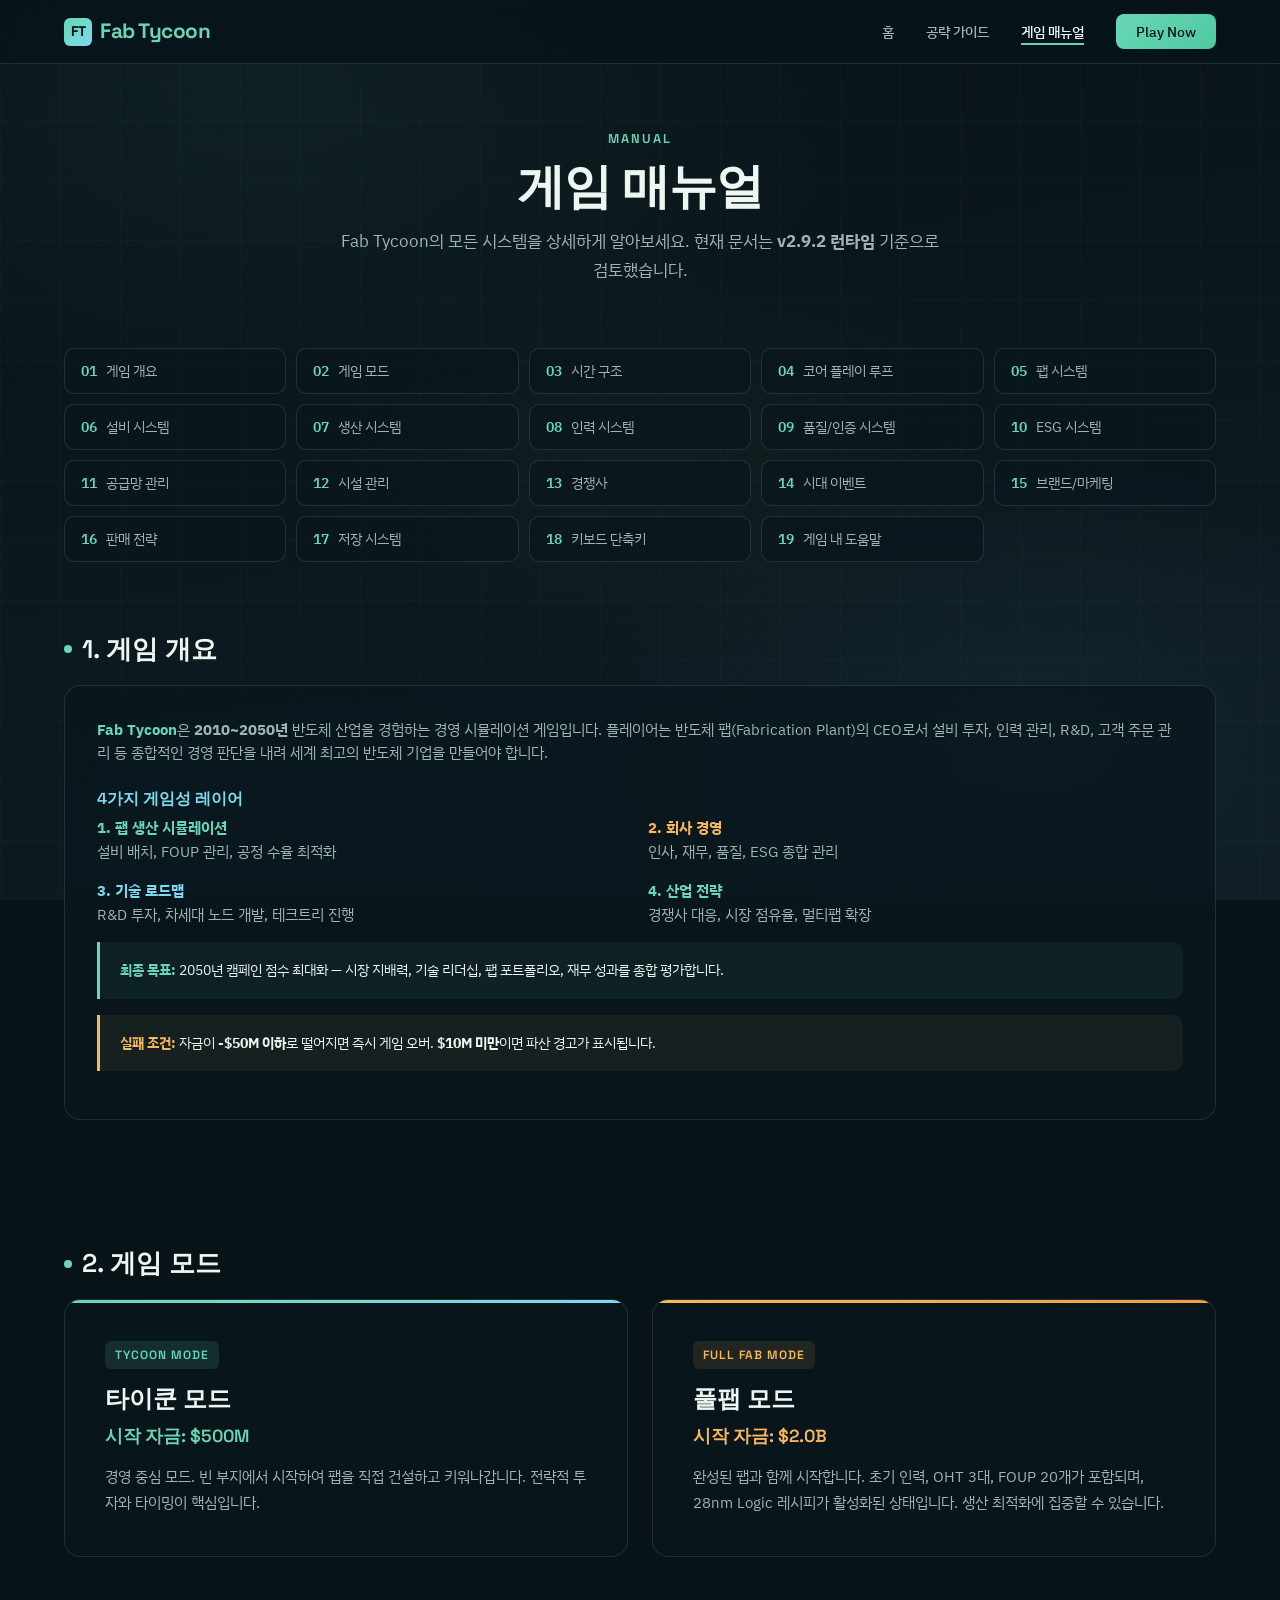
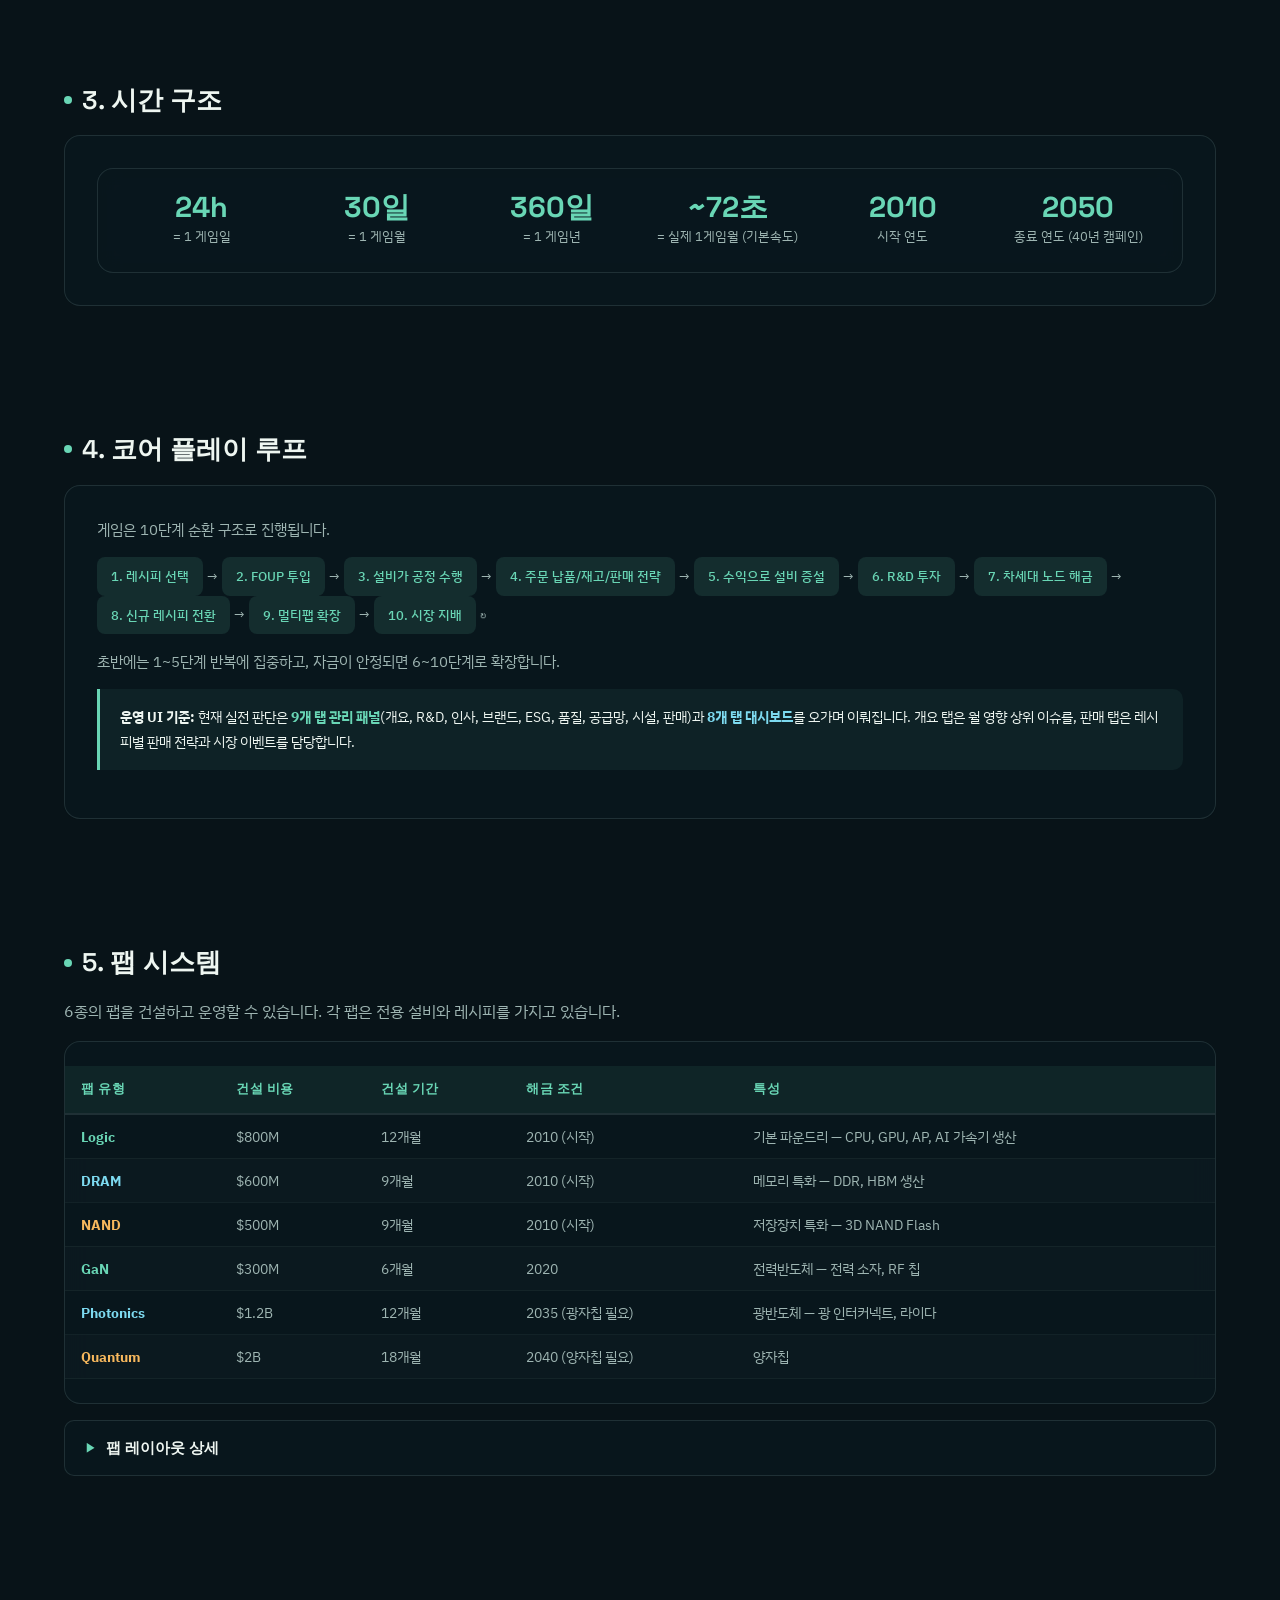
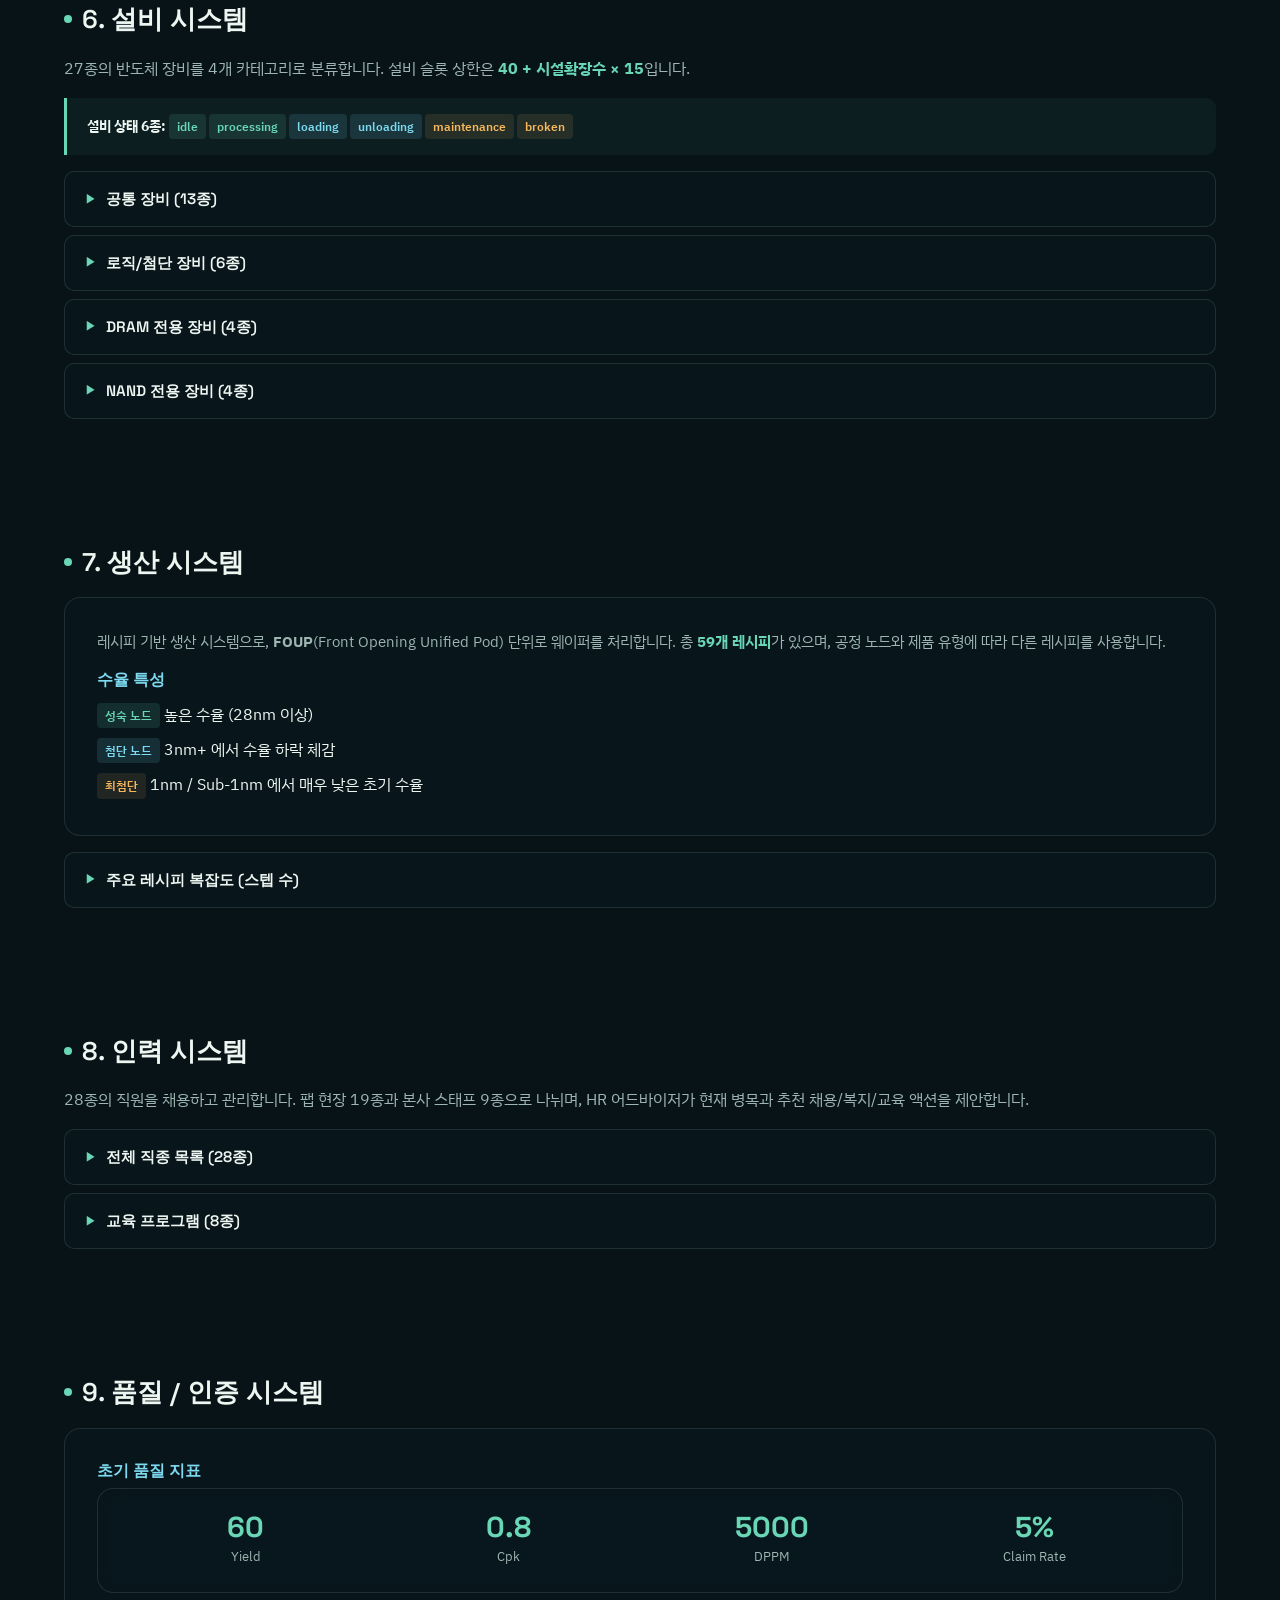
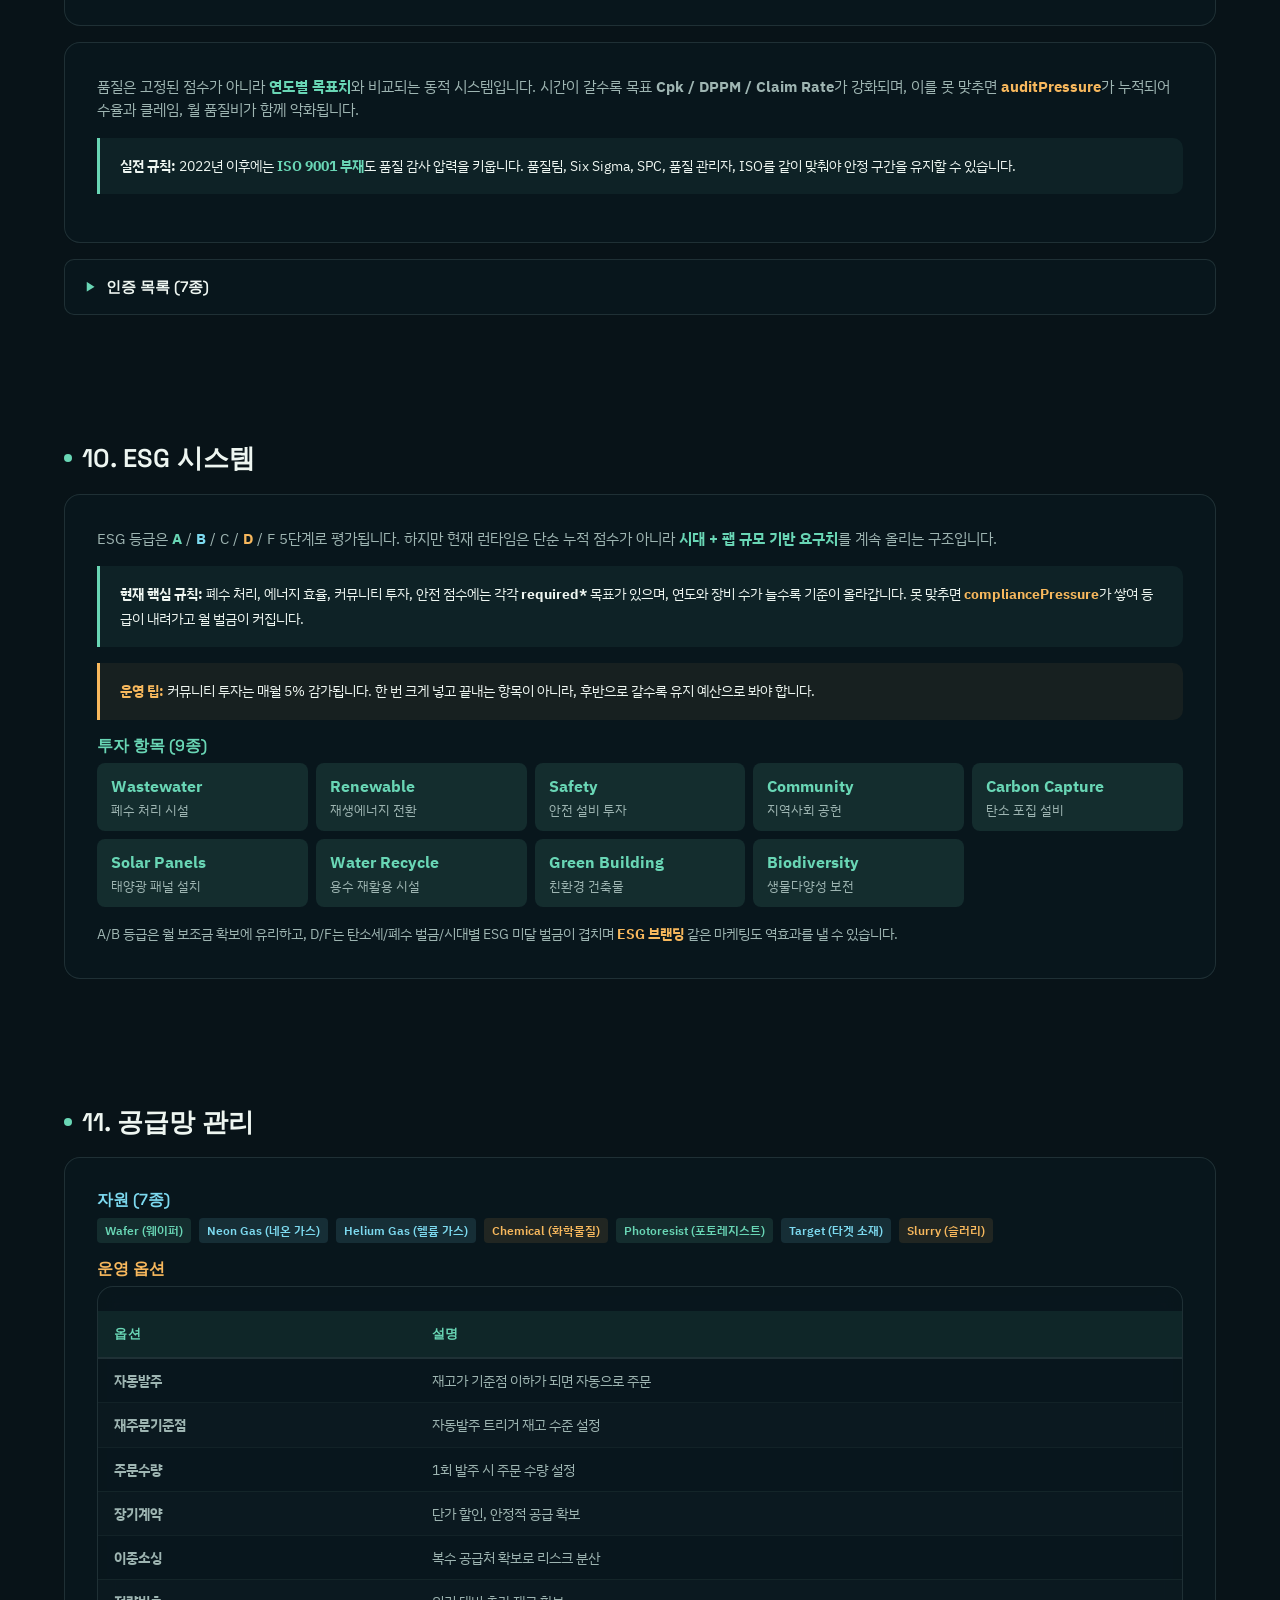
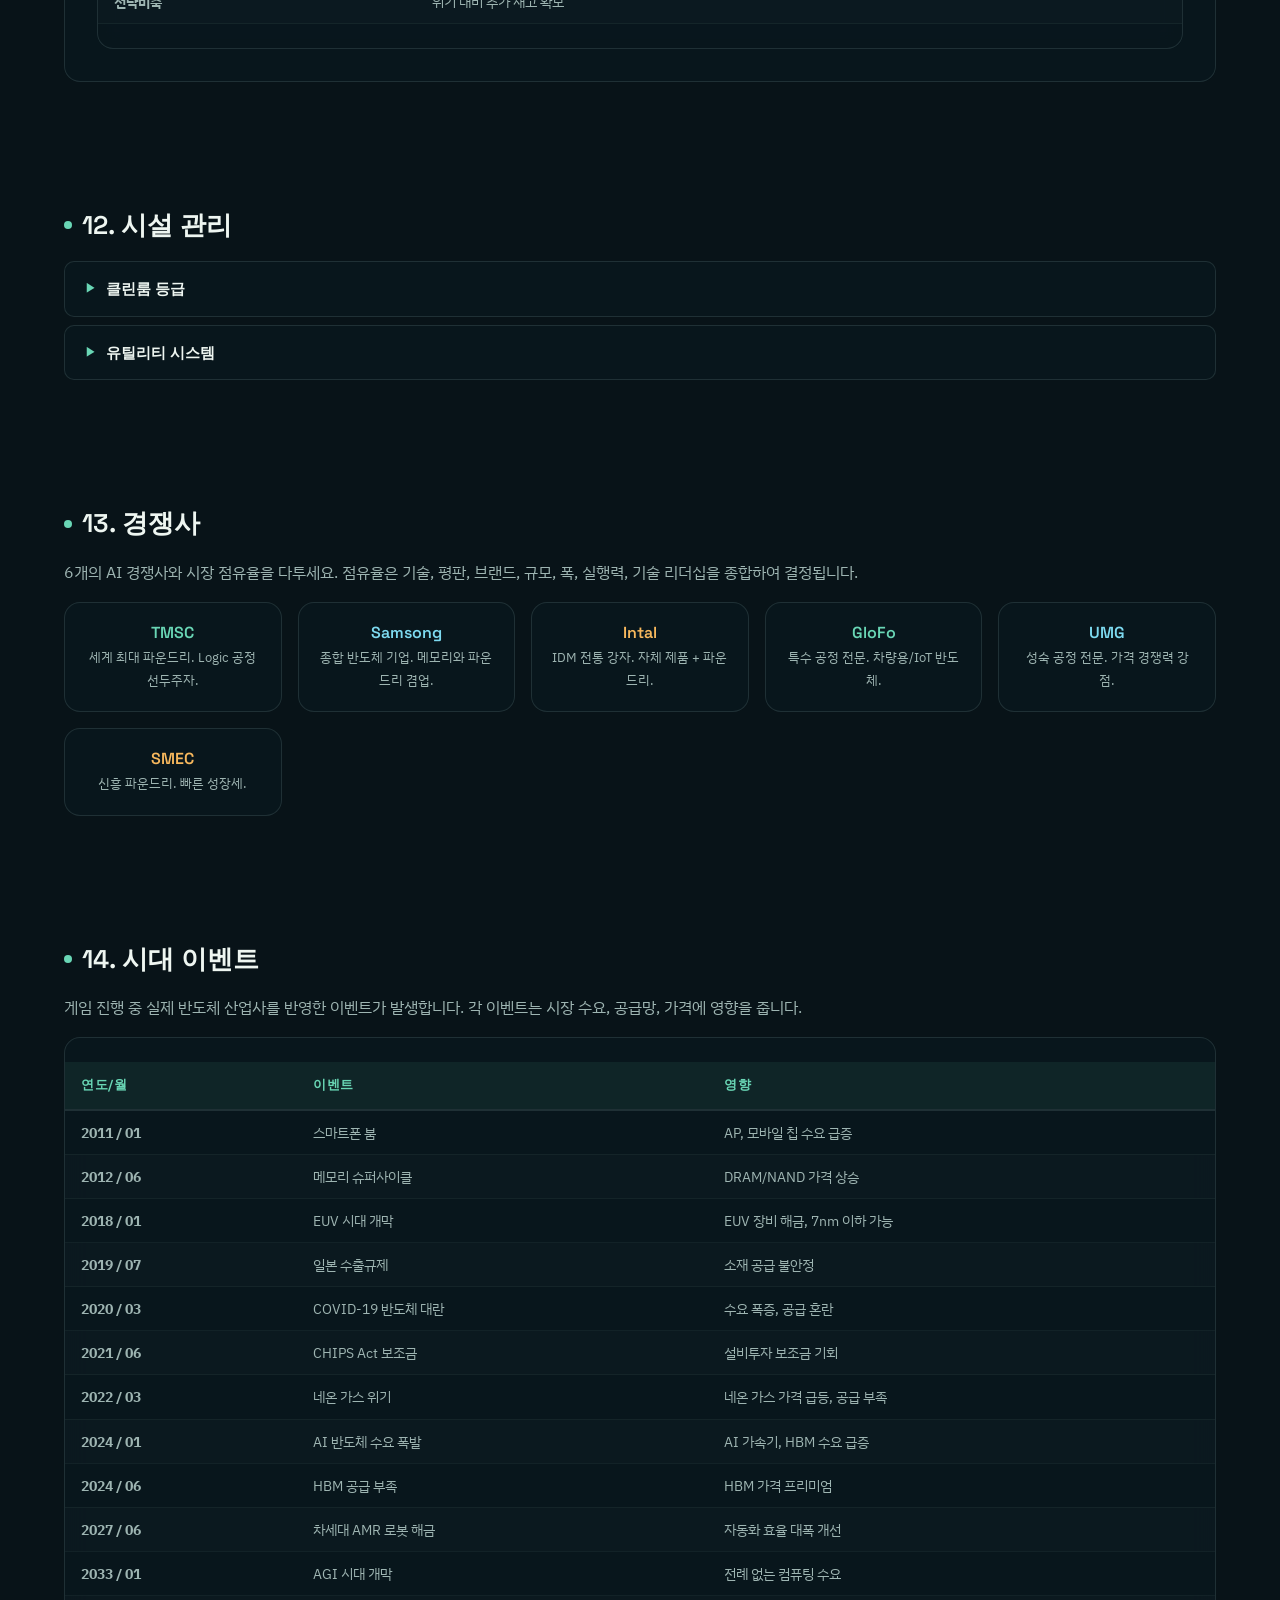
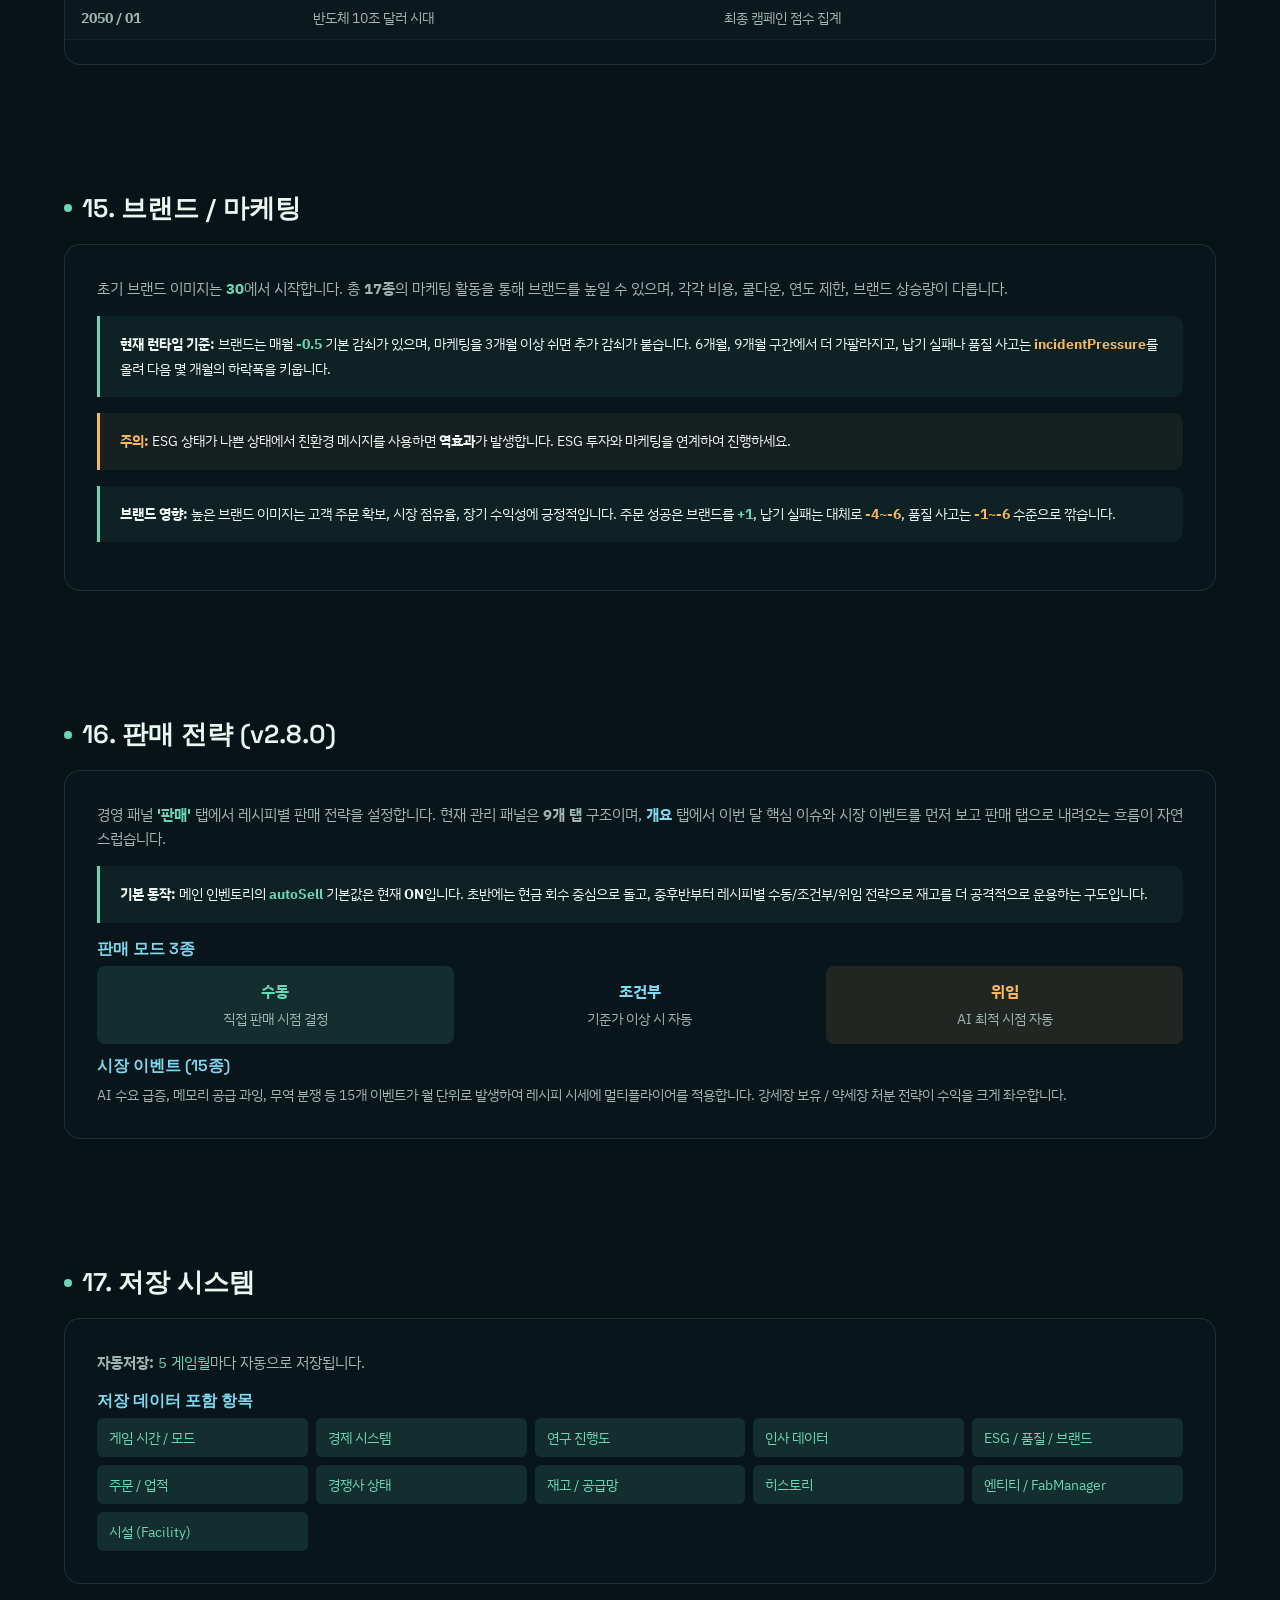
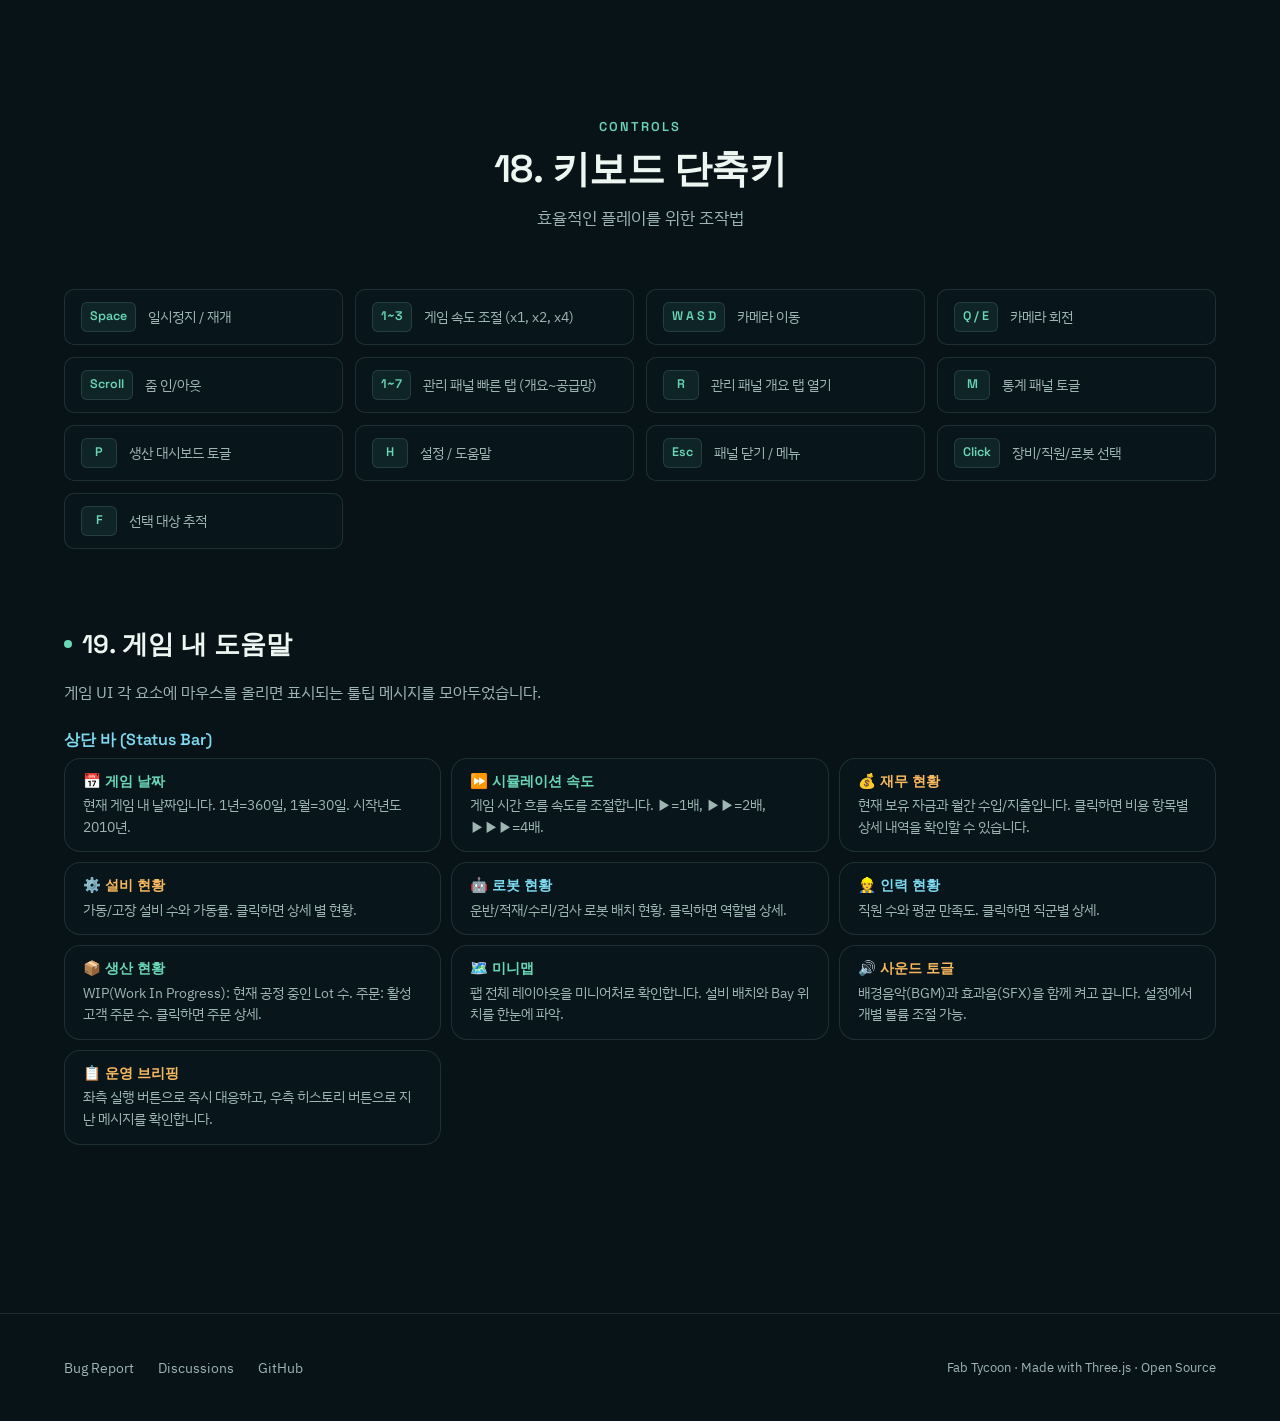
<file: manual.html>
<!DOCTYPE html>
<html lang="ko">
<head>
  <meta charset="UTF-8">
  <meta name="viewport" content="width=device-width, initial-scale=1.0">
  <title>게임 매뉴얼 — Fab Tycoon</title>
  <meta name="description" content="Fab Tycoon 게임 매뉴얼. 팹 시스템, 설비, 생산, 인력, 품질, ESG, 공급망, 경쟁사, 시대 이벤트 등 모든 시스템 상세 설명.">
  <link rel="stylesheet" href="assets/style.css">
  <link rel="icon" href="data:image/svg+xml,<svg xmlns='http://www.w3.org/2000/svg' viewBox='0 0 100 100'><text y='80' font-size='80'>🏭</text></svg>">
  <style>
    details { margin-bottom: 8px; }
    details summary {
      cursor: pointer;
      padding: 14px 20px;
      background: var(--panel);
      border: 1px solid var(--border);
      border-radius: var(--radius-sm);
      font-family: 'Space Grotesk', sans-serif;
      font-weight: 600;
      font-size: 0.95rem;
      color: var(--text-bright);
      transition: all var(--transition);
      list-style: none;
      display: flex;
      align-items: center;
      gap: 10px;
    }
    details summary::-webkit-details-marker { display: none; }
    details summary::before {
      content: '\25B6';
      font-size: 0.7rem;
      color: var(--mint);
      transition: transform var(--transition);
      flex-shrink: 0;
    }
    details[open] summary::before { transform: rotate(90deg); }
    details summary:hover { border-color: var(--border-hover); background: rgba(105,214,181,0.04); }
    details .details-body {
      padding: 20px 24px;
      color: var(--text-muted);
      font-size: 0.9rem;
      line-height: 1.8;
      border: 1px solid var(--border);
      border-top: none;
      border-radius: 0 0 var(--radius-sm) var(--radius-sm);
      background: var(--panel);
    }
    .manual-toc {
      display: grid;
      grid-template-columns: repeat(auto-fill, minmax(220px, 1fr));
      gap: 10px;
      margin: 24px 0 48px;
    }
    .manual-toc a {
      display: block;
      padding: 10px 16px;
      background: var(--panel);
      border: 1px solid var(--border);
      border-radius: var(--radius-sm);
      font-size: 0.88rem;
      color: var(--text-muted);
      transition: all var(--transition);
    }
    .manual-toc a:hover {
      border-color: var(--border-hover);
      color: var(--mint);
      background: rgba(105,214,181,0.04);
    }
    .manual-toc a span { color: var(--mint); font-weight: 600; margin-right: 6px; }
    .loop-steps {
      display: flex;
      flex-wrap: wrap;
      gap: 0;
      align-items: center;
      margin: 16px 0;
    }
    .loop-step {
      padding: 8px 14px;
      background: var(--glow-mint);
      border-radius: 8px;
      font-size: 0.82rem;
      color: var(--mint);
      font-weight: 500;
      white-space: nowrap;
    }
    .loop-arrow { color: var(--text-muted); padding: 0 4px; font-size: 0.8rem; }
    .badge-mint {
      display: inline-block;
      padding: 2px 8px;
      background: var(--glow-mint);
      color: var(--mint);
      border-radius: 4px;
      font-size: 0.78rem;
      font-weight: 600;
    }
    .badge-amber {
      display: inline-block;
      padding: 2px 8px;
      background: var(--glow-amber);
      color: var(--amber);
      border-radius: 4px;
      font-size: 0.78rem;
      font-weight: 600;
    }
    .badge-cyan {
      display: inline-block;
      padding: 2px 8px;
      background: rgba(125,218,240,0.12);
      color: var(--cyan);
      border-radius: 4px;
      font-size: 0.78rem;
      font-weight: 600;
    }
    .info-box {
      padding: 16px 20px;
      border-left: 3px solid var(--mint);
      background: rgba(105,214,181,0.06);
      border-radius: 0 var(--radius-sm) var(--radius-sm) 0;
      margin: 16px 0;
      font-size: 0.9rem;
    }
    .warn-box {
      padding: 16px 20px;
      border-left: 3px solid var(--amber);
      background: rgba(247,184,93,0.06);
      border-radius: 0 var(--radius-sm) var(--radius-sm) 0;
      margin: 16px 0;
      font-size: 0.9rem;
    }
    .section-divider {
      border: none;
      border-top: 1px solid var(--border);
      margin: 64px 0;
    }
  </style>
</head>
<body>

  <!-- Navigation -->
  <nav class="nav">
    <div class="container">
      <a href="index.html" class="nav-logo">
        <span class="logo-icon">FT</span>
        Fab Tycoon
      </a>
      <ul class="nav-links" id="navLinks">
        <li><a href="index.html">홈</a></li>
        <li><a href="guide.html">공략 가이드</a></li>
        <li><a href="manual.html" class="active">게임 매뉴얼</a></li>
        <li><a href="https://declue.github.io/fab-tycoon/" class="nav-cta" target="_blank">Play Now</a></li>
      </ul>
      <button class="nav-toggle" id="navToggle" aria-label="메뉴 열기">&#9776;</button>
    </div>
  </nav>

  <!-- Page Header -->
  <div class="page-header">
    <div class="container fade-in">
      <span class="section-label">Manual</span>
      <h1>게임 매뉴얼</h1>
      <p>Fab Tycoon의 모든 시스템을 상세하게 알아보세요. 현재 문서는 <strong>v2.9.2 런타임</strong> 기준으로 검토했습니다.</p>
    </div>
  </div>

  <!-- Table of Contents -->
  <section class="section" style="padding-top: 0; padding-bottom: 0;">
    <div class="container fade-in">
      <div class="manual-toc">
        <a href="#overview"><span>01</span> 게임 개요</a>
        <a href="#modes"><span>02</span> 게임 모드</a>
        <a href="#time"><span>03</span> 시간 구조</a>
        <a href="#core-loop"><span>04</span> 코어 플레이 루프</a>
        <a href="#fab"><span>05</span> 팹 시스템</a>
        <a href="#equipment"><span>06</span> 설비 시스템</a>
        <a href="#production"><span>07</span> 생산 시스템</a>
        <a href="#workforce"><span>08</span> 인력 시스템</a>
        <a href="#quality"><span>09</span> 품질/인증 시스템</a>
        <a href="#esg"><span>10</span> ESG 시스템</a>
        <a href="#supply"><span>11</span> 공급망 관리</a>
        <a href="#facility"><span>12</span> 시설 관리</a>
        <a href="#competitors"><span>13</span> 경쟁사</a>
        <a href="#events"><span>14</span> 시대 이벤트</a>
        <a href="#brand"><span>15</span> 브랜드/마케팅</a>
        <a href="#sales"><span>16</span> 판매 전략</a>
        <a href="#save"><span>17</span> 저장 시스템</a>
        <a href="#controls"><span>18</span> 키보드 단축키</a>
        <a href="#tooltips"><span>19</span> 게임 내 도움말</a>
      </div>
    </div>
  </section>

  <!-- 1. Game Overview -->
  <section class="section" id="overview" style="padding-top: 24px;">
    <div class="container">
      <div class="manual-section fade-in">
        <h2><span class="sec-dot"></span> 1. 게임 개요</h2>
        <div class="card" style="cursor: default; transform: none;">
          <p>
            <strong class="text-mint">Fab Tycoon</strong>은 <strong>2010~2050년</strong> 반도체 산업을 경험하는 경영 시뮬레이션 게임입니다.
            플레이어는 반도체 팹(Fabrication Plant)의 CEO로서 설비 투자, 인력 관리, R&D, 고객 주문 관리 등
            종합적인 경영 판단을 내려 세계 최고의 반도체 기업을 만들어야 합니다.
          </p>

          <h4 class="text-cyan mt-3 mb-1">4가지 게임성 레이어</h4>
          <div style="display: grid; grid-template-columns: 1fr 1fr; gap: 16px;">
            <div>
              <p><strong class="text-mint">1. 팹 생산 시뮬레이션</strong><br>
              <span class="text-muted">설비 배치, FOUP 관리, 공정 수율 최적화</span></p>
            </div>
            <div>
              <p><strong class="text-amber">2. 회사 경영</strong><br>
              <span class="text-muted">인사, 재무, 품질, ESG 종합 관리</span></p>
            </div>
            <div>
              <p><strong class="text-cyan">3. 기술 로드맵</strong><br>
              <span class="text-muted">R&D 투자, 차세대 노드 개발, 테크트리 진행</span></p>
            </div>
            <div>
              <p><strong class="text-mint">4. 산업 전략</strong><br>
              <span class="text-muted">경쟁사 대응, 시장 점유율, 멀티팹 확장</span></p>
            </div>
          </div>

          <div class="info-box mt-3">
            <strong class="text-mint">최종 목표:</strong> 2050년 캠페인 점수 최대화 &mdash; 시장 지배력, 기술 리더십, 팹 포트폴리오, 재무 성과를 종합 평가합니다.
          </div>

          <div class="warn-box">
            <strong class="text-amber">실패 조건:</strong> 자금이 <strong>-$50M 이하</strong>로 떨어지면 즉시 게임 오버. <strong>$10M 미만</strong>이면 파산 경고가 표시됩니다.
          </div>
        </div>
      </div>
    </div>
  </section>

  <!-- 2. Game Modes -->
  <section class="section" id="modes" style="padding-top: 0;">
    <div class="container">
      <div class="manual-section fade-in">
        <h2><span class="sec-dot"></span> 2. 게임 모드</h2>
        <div class="modes-grid">
          <div class="mode-card tycoon">
            <span class="mode-tag">Tycoon Mode</span>
            <h3>타이쿤 모드</h3>
            <p class="mode-money">시작 자금: $500M</p>
            <p>경영 중심 모드. 빈 부지에서 시작하여 팹을 직접 건설하고 키워나갑니다. 전략적 투자와 타이밍이 핵심입니다.</p>
          </div>
          <div class="mode-card fullfab">
            <span class="mode-tag">Full Fab Mode</span>
            <h3>풀팹 모드</h3>
            <p class="mode-money">시작 자금: $2.0B</p>
            <p>완성된 팹과 함께 시작합니다. 초기 인력, OHT 3대, FOUP 20개가 포함되며, 28nm Logic 레시피가 활성화된 상태입니다. 생산 최적화에 집중할 수 있습니다.</p>
          </div>
        </div>
      </div>
    </div>
  </section>

  <!-- 3. Time Structure -->
  <section class="section" id="time" style="padding-top: 0;">
    <div class="container">
      <div class="manual-section fade-in">
        <h2><span class="sec-dot"></span> 3. 시간 구조</h2>
        <div class="card" style="cursor: default; transform: none;">
          <div class="stats-bar" style="margin-bottom: 0;">
            <div class="stat-item">
              <div class="stat-value">24h</div>
              <div class="stat-label">= 1 게임일</div>
            </div>
            <div class="stat-item">
              <div class="stat-value">30일</div>
              <div class="stat-label">= 1 게임월</div>
            </div>
            <div class="stat-item">
              <div class="stat-value">360일</div>
              <div class="stat-label">= 1 게임년</div>
            </div>
            <div class="stat-item">
              <div class="stat-value">~72초</div>
              <div class="stat-label">= 실제 1게임월 (기본속도)</div>
            </div>
            <div class="stat-item">
              <div class="stat-value">2010</div>
              <div class="stat-label">시작 연도</div>
            </div>
            <div class="stat-item">
              <div class="stat-value">2050</div>
              <div class="stat-label">종료 연도 (40년 캠페인)</div>
            </div>
          </div>
        </div>
      </div>
    </div>
  </section>

  <!-- 4. Core Play Loop -->
  <section class="section" id="core-loop" style="padding-top: 0;">
    <div class="container">
      <div class="manual-section fade-in">
        <h2><span class="sec-dot"></span> 4. 코어 플레이 루프</h2>
        <div class="card" style="cursor: default; transform: none;">
          <p class="mb-2">게임은 10단계 순환 구조로 진행됩니다.</p>
          <div class="loop-steps">
            <span class="loop-step">1. 레시피 선택</span><span class="loop-arrow">&rarr;</span>
            <span class="loop-step">2. FOUP 투입</span><span class="loop-arrow">&rarr;</span>
            <span class="loop-step">3. 설비가 공정 수행</span><span class="loop-arrow">&rarr;</span>
            <span class="loop-step">4. 주문 납품/재고/판매 전략</span><span class="loop-arrow">&rarr;</span>
            <span class="loop-step">5. 수익으로 설비 증설</span><span class="loop-arrow">&rarr;</span>
            <span class="loop-step">6. R&D 투자</span><span class="loop-arrow">&rarr;</span>
            <span class="loop-step">7. 차세대 노드 해금</span><span class="loop-arrow">&rarr;</span>
            <span class="loop-step">8. 신규 레시피 전환</span><span class="loop-arrow">&rarr;</span>
            <span class="loop-step">9. 멀티팹 확장</span><span class="loop-arrow">&rarr;</span>
            <span class="loop-step">10. 시장 지배</span><span class="loop-arrow">&#x21BB;</span>
          </div>
          <p class="text-muted mt-2">초반에는 1~5단계 반복에 집중하고, 자금이 안정되면 6~10단계로 확장합니다.</p>
          <div class="info-box">
            <strong>운영 UI 기준:</strong> 현재 실전 판단은 <strong class="text-mint">9개 탭 관리 패널</strong>(개요, R&amp;D, 인사, 브랜드, ESG, 품질, 공급망, 시설, 판매)과 <strong class="text-cyan">8개 탭 대시보드</strong>를 오가며 이뤄집니다. 개요 탭은 월 영향 상위 이슈를, 판매 탭은 레시피별 판매 전략과 시장 이벤트를 담당합니다.
          </div>
        </div>
      </div>
    </div>
  </section>

  <!-- 5. Fab System -->
  <section class="section" id="fab" style="padding-top: 0;">
    <div class="container">
      <div class="manual-section fade-in">
        <h2><span class="sec-dot"></span> 5. 팹 시스템</h2>
        <p class="text-muted mb-2">6종의 팹을 건설하고 운영할 수 있습니다. 각 팹은 전용 설비와 레시피를 가지고 있습니다.</p>

        <div class="table-wrap">
          <table class="data-table">
            <thead>
              <tr><th>팹 유형</th><th>건설 비용</th><th>건설 기간</th><th>해금 조건</th><th>특성</th></tr>
            </thead>
            <tbody>
              <tr><td><strong class="text-mint">Logic</strong></td><td>$800M</td><td>12개월</td><td>2010 (시작)</td><td>기본 파운드리 &mdash; CPU, GPU, AP, AI 가속기 생산</td></tr>
              <tr><td><strong class="text-cyan">DRAM</strong></td><td>$600M</td><td>9개월</td><td>2010 (시작)</td><td>메모리 특화 &mdash; DDR, HBM 생산</td></tr>
              <tr><td><strong class="text-amber">NAND</strong></td><td>$500M</td><td>9개월</td><td>2010 (시작)</td><td>저장장치 특화 &mdash; 3D NAND Flash</td></tr>
              <tr><td><strong class="text-mint">GaN</strong></td><td>$300M</td><td>6개월</td><td>2020</td><td>전력반도체 &mdash; 전력 소자, RF 칩</td></tr>
              <tr><td><strong class="text-cyan">Photonics</strong></td><td>$1.2B</td><td>12개월</td><td>2035 (광자칩 필요)</td><td>광반도체 &mdash; 광 인터커넥트, 라이다</td></tr>
              <tr><td><strong class="text-amber">Quantum</strong></td><td>$2B</td><td>18개월</td><td>2040 (양자칩 필요)</td><td>양자칩</td></tr>
            </tbody>
          </table>
        </div>

        <details class="mt-2">
          <summary>팹 레이아웃 상세</summary>
          <div class="details-body">
            <p>각 팹은 <strong>35 x 38 그리드</strong>로 구성되며, 7개의 구역으로 나뉩니다:</p>
            <div class="table-wrap mt-2">
              <table class="data-table">
                <thead>
                  <tr><th>구역</th><th>배치 장비</th></tr>
                </thead>
                <tbody>
                  <tr><td><strong class="text-mint">Diffusion Bay</strong></td><td>Diffusion Furnace, Wet Clean Station</td></tr>
                  <tr><td><strong class="text-cyan">Photo Bay</strong></td><td>Coater/Developer, Stepper/Scanner, EUV 장비</td></tr>
                  <tr><td><strong class="text-amber">Etch Bay</strong></td><td>Dry Etcher, HAR Etcher</td></tr>
                  <tr><td><strong class="text-mint">Implant/CVD Bay</strong></td><td>Ion Implanter, CVD Chamber, PVD/Sputter, ALD Chamber</td></tr>
                  <tr><td><strong class="text-cyan">CMP/Metrology Bay</strong></td><td>CMP Tool, Metrology Tool, E-beam Inspector</td></tr>
                  <tr><td><strong class="text-amber">Back-end Bay</strong></td><td>Dicing Saw, Wire Bonder, Mold Press, IC Tester, Laser Marker</td></tr>
                  <tr><td><strong class="text-mint">R&D Office</strong></td><td>연구 관련 시설 (연구원 배치)</td></tr>
                </tbody>
              </table>
            </div>
          </div>
        </details>
      </div>
    </div>
  </section>

  <!-- 6. Equipment System -->
  <section class="section" id="equipment" style="padding-top: 0;">
    <div class="container">
      <div class="manual-section fade-in">
        <h2><span class="sec-dot"></span> 6. 설비 시스템</h2>
        <p class="text-muted mb-2">27종의 반도체 장비를 4개 카테고리로 분류합니다. 설비 슬롯 상한은 <strong class="text-mint">40 + 시설확장수 &times; 15</strong>입니다.</p>

        <div class="info-box mb-2">
          <strong>설비 상태 6종:</strong>
          <span class="badge-mint">idle</span>
          <span class="badge-mint">processing</span>
          <span class="badge-cyan">loading</span>
          <span class="badge-cyan">unloading</span>
          <span class="badge-amber">maintenance</span>
          <span class="badge-amber">broken</span>
        </div>

        <!-- Common Equipment -->
        <details>
          <summary>공통 장비 (13종)</summary>
          <div class="details-body">
            <div class="table-wrap">
              <table class="data-table">
                <thead>
                  <tr><th>장비명</th><th>공정</th><th>비용</th></tr>
                </thead>
                <tbody>
                  <tr><td>Wet Clean Station</td><td>clean</td><td>$3M</td></tr>
                  <tr><td>Diffusion Furnace</td><td>oxidation</td><td>$8M</td></tr>
                  <tr><td>Coater/Developer</td><td>coat</td><td>$18M</td></tr>
                  <tr><td>Dry Etcher</td><td>etch</td><td>$18M</td></tr>
                  <tr><td>CVD Chamber</td><td>cvd</td><td>$12M</td></tr>
                  <tr><td>PVD/Sputter</td><td>pvd</td><td>$10M</td></tr>
                  <tr><td>CMP Tool</td><td>cmp</td><td>$15M</td></tr>
                  <tr><td>Metrology Tool</td><td>metrology</td><td>$8M</td></tr>
                  <tr><td>Dicing Saw</td><td>dicing</td><td>$4M</td></tr>
                  <tr><td>Wire Bonder</td><td>bonding</td><td>$3M</td></tr>
                  <tr><td>Mold Press</td><td>molding</td><td>$5M</td></tr>
                  <tr><td>IC Tester</td><td>test</td><td>$12M</td></tr>
                  <tr><td>Laser Marker</td><td>marking</td><td>$2M</td></tr>
                </tbody>
              </table>
            </div>
          </div>
        </details>

        <!-- Logic/Advanced Equipment -->
        <details>
          <summary>로직/첨단 장비 (6종)</summary>
          <div class="details-body">
            <div class="table-wrap">
              <table class="data-table">
                <thead>
                  <tr><th>장비명</th><th>공정</th><th>비용</th><th>해금 조건</th></tr>
                </thead>
                <tbody>
                  <tr><td>Stepper/Scanner</td><td>litho</td><td>$80M</td><td>기본</td></tr>
                  <tr><td>Ion Implanter</td><td>implant</td><td>$22M</td><td>기본</td></tr>
                  <tr><td><strong class="text-mint">EUV Stepper</strong></td><td>litho</td><td>$350M</td><td>7nm EUV 필요</td></tr>
                  <tr><td><strong class="text-cyan">High-NA EUV</strong></td><td>litho</td><td>$400M</td><td>3nm GAA 필요</td></tr>
                  <tr><td>ALD Chamber</td><td>ald</td><td>$18M</td><td>14nm FinFET 필요</td></tr>
                  <tr><td>E-beam Inspector</td><td>metrology</td><td>$25M</td><td>7nm EUV 필요</td></tr>
                </tbody>
              </table>
            </div>
          </div>
        </details>

        <!-- DRAM Equipment -->
        <details>
          <summary>DRAM 전용 장비 (4종)</summary>
          <div class="details-body">
            <div class="table-wrap">
              <table class="data-table">
                <thead>
                  <tr><th>장비명</th><th>공정</th><th>비용</th><th>해금 조건</th></tr>
                </thead>
                <tbody>
                  <tr><td>Capacitor Former</td><td>cap_form</td><td>$30M</td><td>기본</td></tr>
                  <tr><td>Cell Patterning Tool</td><td>cell_pat</td><td>$40M</td><td>기본</td></tr>
                  <tr><td>DRAM Tester</td><td>dram_test</td><td>$15M</td><td>기본</td></tr>
                  <tr><td><strong class="text-cyan">HBM TSV Bonder</strong></td><td>bonding</td><td>$30M</td><td>7nm EUV 필요</td></tr>
                </tbody>
              </table>
            </div>
          </div>
        </details>

        <!-- NAND Equipment -->
        <details>
          <summary>NAND 전용 장비 (4종)</summary>
          <div class="details-body">
            <div class="table-wrap">
              <table class="data-table">
                <thead>
                  <tr><th>장비명</th><th>공정</th><th>비용</th><th>해금 조건</th></tr>
                </thead>
                <tbody>
                  <tr><td>HAR Etcher</td><td>har_etch</td><td>$50M</td><td>기본</td></tr>
                  <tr><td>3D Stack Tool</td><td>stack</td><td>$60M</td><td>기본</td></tr>
                  <tr><td>NAND Tester</td><td>nand_test</td><td>$12M</td><td>기본</td></tr>
                  <tr><td><strong class="text-amber">Multi-Stack Tool</strong></td><td>stack</td><td>$50M</td><td>5nm 필요</td></tr>
                </tbody>
              </table>
            </div>
          </div>
        </details>
      </div>
    </div>
  </section>

  <!-- 7. Production System -->
  <section class="section" id="production" style="padding-top: 0;">
    <div class="container">
      <div class="manual-section fade-in">
        <h2><span class="sec-dot"></span> 7. 생산 시스템</h2>
        <div class="card" style="cursor: default; transform: none;">
          <p class="mb-2">
            레시피 기반 생산 시스템으로, <strong>FOUP</strong>(Front Opening Unified Pod) 단위로 웨이퍼를 처리합니다.
            총 <strong class="text-mint">59개 레시피</strong>가 있으며, 공정 노드와 제품 유형에 따라 다른 레시피를 사용합니다.
          </p>

          <h4 class="text-cyan mt-2 mb-1">수율 특성</h4>
          <ul style="list-style: none; padding: 0;">
            <li style="padding: 4px 0;"><span class="badge-mint">성숙 노드</span> 높은 수율 (28nm 이상)</li>
            <li style="padding: 4px 0;"><span class="badge-cyan">첨단 노드</span> 3nm+ 에서 수율 하락 체감</li>
            <li style="padding: 4px 0;"><span class="badge-amber">최첨단</span> 1nm / Sub-1nm 에서 매우 낮은 초기 수율</li>
          </ul>
        </div>

        <details class="mt-2">
          <summary>주요 레시피 복잡도 (스텝 수)</summary>
          <div class="details-body">
            <div class="table-wrap">
              <table class="data-table">
                <thead>
                  <tr><th>레시피</th><th>스텝 수</th><th>난이도</th></tr>
                </thead>
                <tbody>
                  <tr><td>28nm Logic</td><td>30</td><td><span class="badge-mint">보통</span></td></tr>
                  <tr><td>7nm Logic</td><td>34</td><td><span class="badge-cyan">높음</span></td></tr>
                  <tr><td>2nm Logic</td><td>35</td><td><span class="badge-cyan">높음</span></td></tr>
                  <tr><td>1nm AI Accelerator</td><td>42</td><td><span class="badge-amber">매우 높음</span></td></tr>
                  <tr><td>Sub-1nm AI</td><td>46</td><td><span class="badge-amber">극한</span></td></tr>
                  <tr><td>Quantum Chip</td><td>16</td><td><span class="badge-mint">특수</span></td></tr>
                  <tr><td>DDR4 8GB</td><td>22</td><td><span class="badge-mint">보통</span></td></tr>
                  <tr><td>HBM6</td><td>36</td><td><span class="badge-amber">매우 높음</span></td></tr>
                  <tr><td>NAND 64L TLC</td><td>21</td><td><span class="badge-mint">보통</span></td></tr>
                  <tr><td>NAND 1000L</td><td>42</td><td><span class="badge-amber">매우 높음</span></td></tr>
                </tbody>
              </table>
            </div>
          </div>
        </details>
      </div>
    </div>
  </section>

  <!-- 8. Workforce System -->
  <section class="section" id="workforce" style="padding-top: 0;">
    <div class="container">
      <div class="manual-section fade-in">
        <h2><span class="sec-dot"></span> 8. 인력 시스템</h2>
        <p class="text-muted mb-2">28종의 직원을 채용하고 관리합니다. 팹 현장 19종과 본사 스태프 9종으로 나뉘며, HR 어드바이저가 현재 병목과 추천 채용/복지/교육 액션을 제안합니다.</p>

        <details>
          <summary>전체 직종 목록 (28종)</summary>
          <div class="details-body">
            <div class="table-wrap">
              <table class="data-table">
                <thead>
                  <tr><th>직종</th><th>역할 / 효과</th><th>해금</th></tr>
                </thead>
                <tbody>
                  <tr><td><strong>Operator</strong></td><td>설비 로딩 속도 <span class="text-mint">+5%/명</span> (최대 50%)</td><td>2010</td></tr>
                  <tr><td><strong>Shift Leader</strong></td><td>Operator 효율 <span class="text-mint">+10%/명</span></td><td>2010</td></tr>
                  <tr><td><strong>Process Engineer</strong></td><td>수율 <span class="text-mint">+1%/레벨</span></td><td>2010</td></tr>
                  <tr><td><strong>Etch Engineer</strong></td><td>에칭 공정 효율 <span class="text-mint">+5%/레벨</span></td><td>2010</td></tr>
                  <tr><td><strong>Litho Engineer</strong></td><td>리소그래피 효율 <span class="text-mint">+5%/레벨</span></td><td>2010</td></tr>
                  <tr><td><strong>Thin Film Engineer</strong></td><td>증착/CMP 공정 <span class="text-mint">+5%/레벨</span></td><td>2010</td></tr>
                  <tr><td><strong>Equipment Engineer</strong></td><td>고장률 <span class="text-cyan">-10%/레벨</span> (최대 -80%)</td><td>2010</td></tr>
                  <tr><td><strong>Facility Engineer</strong></td><td>시설 유지비 <span class="text-cyan">-5%/레벨</span> (최대 -50%)</td><td>2010</td></tr>
                  <tr><td><strong>Quality Manager</strong></td><td>품질 <span class="text-mint">+0.5%/레벨</span></td><td>2010</td></tr>
                  <tr><td><strong>Metrology Engineer</strong></td><td>수율 <span class="text-mint">+1%/레벨</span></td><td>2010</td></tr>
                  <tr><td><strong>Device Researcher</strong></td><td>테크노드 R&D 속도 <span class="text-mint">+20%/명</span></td><td>2010</td></tr>
                  <tr><td><strong>Material Researcher</strong></td><td>소재 R&D 속도 <span class="text-mint">+20%/명</span></td><td>2010</td></tr>
                  <tr><td><strong>SW Developer</strong></td><td>SW R&D 속도 <span class="text-mint">+20%/명</span></td><td>2010</td></tr>
                  <tr><td><strong>AI Engineer</strong></td><td>AI/ML R&D 속도 <span class="text-mint">+20%/명</span></td><td><span class="badge-cyan">2018</span></td></tr>
                  <tr><td><strong>Safety Manager</strong></td><td>사고/고장률 <span class="text-cyan">-5%/레벨</span></td><td>2010</td></tr>
                  <tr><td><strong>Sustainability Manager</strong></td><td>ESG 등급 개선, 커뮤니티 투자 보강</td><td><span class="badge-cyan">2018</span></td></tr>
                  <tr><td><strong>Automation Engineer</strong></td><td>로봇 효율 <span class="text-mint">+15%/명</span></td><td><span class="badge-cyan">2015</span></td></tr>
                  <tr><td><strong>Data Scientist</strong></td><td>수율 <span class="text-mint">+2%/명</span></td><td><span class="badge-cyan">2015</span></td></tr>
                  <tr><td><strong>Quantum Engineer</strong></td><td>양자 R&D 속도 <span class="text-mint">+20%/명</span></td><td><span class="badge-amber">2038</span></td></tr>
                  <tr><td colspan="3" style="text-align:center;color:var(--text-muted);font-size:0.85rem;padding:8px 0;">경영 지원 직종 (v2.7.0 추가)</td></tr>
                  <tr><td><strong>Finance Manager</strong></td><td>대출 이자율 <span class="text-cyan">-0.3%p/명</span></td><td>2010</td></tr>
                  <tr><td><strong>HR Manager</strong></td><td>만족도 <span class="text-mint">+1.5/명</span>, 채용비 <span class="text-cyan">-5%/명</span></td><td>2010</td></tr>
                  <tr><td><strong>Marketing Manager</strong></td><td>브랜드 <span class="text-mint">+1/명</span>, 평판 <span class="text-mint">+2/명</span></td><td><span class="badge-cyan">2012</span></td></tr>
                  <tr><td><strong>Procurement Manager</strong></td><td>원자재 비용 <span class="text-cyan">-3%/명</span></td><td><span class="badge-cyan">2012</span></td></tr>
                  <tr><td><strong>Legal Officer</strong></td><td>인증 기간 <span class="text-cyan">-10%/명</span>, 벌금 <span class="text-cyan">-8%/명</span></td><td><span class="badge-cyan">2014</span></td></tr>
                  <tr><td><strong>IR Manager</strong></td><td>보조금 <span class="text-mint">+3%p/명</span></td><td><span class="badge-cyan">2016</span></td></tr>
                  <tr><td><strong>Security Officer</strong></td><td>고장률 <span class="text-cyan">-2%/명</span>, 보안 강화</td><td><span class="badge-cyan">2015</span></td></tr>
                  <tr><td><strong>SCM Manager</strong></td><td>생산속도 <span class="text-mint">+2%/명</span> (최대 12%)</td><td><span class="badge-cyan">2014</span></td></tr>
                  <tr><td><strong>Training Manager</strong></td><td>교육비 <span class="text-cyan">-8%/명</span>, 교육효과 <span class="text-mint">+3%/명</span></td><td><span class="badge-cyan">2012</span></td></tr>
                </tbody>
              </table>
            </div>
          </div>
        </details>

        <details>
          <summary>교육 프로그램 (8종)</summary>
          <div class="details-body">
            <div class="table-wrap">
              <table class="data-table">
                <thead>
                  <tr><th>프로그램</th><th>설명</th></tr>
                </thead>
                <tbody>
                  <tr><td><strong>Onboarding</strong></td><td>신규 입사자 적응 교육</td></tr>
                  <tr><td><strong>Safety Training</strong></td><td>안전 의식 및 사고 예방 교육</td></tr>
                  <tr><td><strong>Leadership</strong></td><td>리더십 역량 강화</td></tr>
                  <tr><td><strong>Technical Certification</strong></td><td>기술 자격 인증 교육</td></tr>
                  <tr><td><strong>MBA Support</strong></td><td>경영학 석사 지원 프로그램</td></tr>
                  <tr><td><strong>Wellness</strong></td><td>건강 및 웰빙 프로그램</td></tr>
                  <tr><td><strong>Stock Options</strong></td><td>스톡옵션 부여</td></tr>
                  <tr><td><strong>Remote Work</strong></td><td>원격 근무 지원</td></tr>
                </tbody>
              </table>
            </div>
            <p class="mt-2">복지 프로그램은 <strong>지속형 6종</strong>과 <strong>특별 행사 6종</strong>으로 나뉩니다.</p>
          </div>
        </details>
      </div>
    </div>
  </section>

  <!-- 9. Quality / Certification -->
  <section class="section" id="quality" style="padding-top: 0;">
    <div class="container">
      <div class="manual-section fade-in">
        <h2><span class="sec-dot"></span> 9. 품질 / 인증 시스템</h2>

        <div class="card mb-2" style="cursor: default; transform: none;">
          <h4 class="text-cyan mb-1">초기 품질 지표</h4>
          <div class="stats-bar" style="margin-bottom: 0;">
            <div class="stat-item">
              <div class="stat-value">60</div>
              <div class="stat-label">Yield</div>
            </div>
            <div class="stat-item">
              <div class="stat-value">0.8</div>
              <div class="stat-label">Cpk</div>
            </div>
            <div class="stat-item">
              <div class="stat-value">5000</div>
              <div class="stat-label">DPPM</div>
            </div>
            <div class="stat-item">
              <div class="stat-value">5%</div>
              <div class="stat-label">Claim Rate</div>
            </div>
          </div>
        </div>

        <div class="card mb-2" style="cursor: default; transform: none;">
          <p class="mb-2">
            품질은 고정된 점수가 아니라 <strong class="text-mint">연도별 목표치</strong>와 비교되는 동적 시스템입니다.
            시간이 갈수록 목표 <strong>Cpk / DPPM / Claim Rate</strong>가 강화되며, 이를 못 맞추면 <strong class="text-amber">auditPressure</strong>가 누적되어 수율과 클레임, 월 품질비가 함께 악화됩니다.
          </p>
          <div class="info-box">
            <strong>실전 규칙:</strong> 2022년 이후에는 <strong class="text-mint">ISO 9001 부재</strong>도 품질 감사 압력을 키웁니다.
            품질팀, Six Sigma, SPC, 품질 관리자, ISO를 같이 맞춰야 안정 구간을 유지할 수 있습니다.
          </div>
        </div>

        <details>
          <summary>인증 목록 (7종)</summary>
          <div class="details-body">
            <div class="table-wrap">
              <table class="data-table">
                <thead>
                  <tr><th>인증</th><th>효과</th></tr>
                </thead>
                <tbody>
                  <tr><td><strong class="text-mint">ISO 9001</strong></td><td>현재 런타임 기준 수율/단가 보정의 핵심. 오래된 설명 문자열의 신뢰도 보너스 문구는 사실원으로 쓰지 않음</td></tr>
                  <tr><td><strong class="text-mint">ISO 14001</strong></td><td>ESG 보정 &mdash; 환경경영 시스템</td></tr>
                  <tr><td><strong class="text-amber">IATF 16949</strong></td><td>자동차 고객 승인 절차 시작 &mdash; 인증 후에도 약 9개월의 고객 승인 기간 필요</td></tr>
                  <tr><td><strong class="text-mint">ISO 45001</strong></td><td>안전성 강화 &mdash; 산업안전보건 시스템</td></tr>
                  <tr><td><strong class="text-cyan">ISO 27001</strong></td><td>보안 강화 &mdash; 정보보안 시스템</td></tr>
                  <tr><td><strong class="text-cyan">ISO 50001</strong></td><td>에너지 효율 개선 &mdash; 에너지경영 시스템</td></tr>
                  <tr><td><strong class="text-cyan">ISO 22301</strong></td><td>비즈니스 연속성 &mdash; 위기관리 시스템</td></tr>
                </tbody>
              </table>
            </div>
          </div>
        </details>
      </div>
    </div>
  </section>

  <!-- 10. ESG System -->
  <section class="section" id="esg" style="padding-top: 0;">
    <div class="container">
      <div class="manual-section fade-in">
        <h2><span class="sec-dot"></span> 10. ESG 시스템</h2>
        <div class="card" style="cursor: default; transform: none;">
          <p class="mb-2">ESG 등급은 <strong class="text-mint">A</strong> / <strong class="text-cyan">B</strong> / C / <strong class="text-amber">D</strong> / F 5단계로 평가됩니다. 하지만 현재 런타임은 단순 누적 점수가 아니라 <strong class="text-mint">시대 + 팹 규모 기반 요구치</strong>를 계속 올리는 구조입니다.</p>

          <div class="info-box">
            <strong>현재 핵심 규칙:</strong> 폐수 처리, 에너지 효율, 커뮤니티 투자, 안전 점수에는 각각 <strong>required*</strong> 목표가 있으며,
            연도와 장비 수가 늘수록 기준이 올라갑니다. 못 맞추면 <strong class="text-amber">compliancePressure</strong>가 쌓여 등급이 내려가고 월 벌금이 커집니다.
          </div>

          <div class="warn-box">
            <strong class="text-amber">운영 팁:</strong> 커뮤니티 투자는 매월 5% 감가됩니다. 한 번 크게 넣고 끝내는 항목이 아니라, 후반으로 갈수록 유지 예산으로 봐야 합니다.
          </div>

          <h4 class="text-mint mt-2 mb-1">투자 항목 (9종)</h4>
          <div style="display: grid; grid-template-columns: repeat(auto-fill, minmax(200px, 1fr)); gap: 8px;">
            <div style="padding: 10px 14px; background: var(--glow-mint); border-radius: 8px;">
              <strong class="text-mint">Wastewater</strong>
              <p class="text-muted" style="font-size: 0.82rem;">폐수 처리 시설</p>
            </div>
            <div style="padding: 10px 14px; background: var(--glow-mint); border-radius: 8px;">
              <strong class="text-mint">Renewable</strong>
              <p class="text-muted" style="font-size: 0.82rem;">재생에너지 전환</p>
            </div>
            <div style="padding: 10px 14px; background: var(--glow-mint); border-radius: 8px;">
              <strong class="text-mint">Safety</strong>
              <p class="text-muted" style="font-size: 0.82rem;">안전 설비 투자</p>
            </div>
            <div style="padding: 10px 14px; background: var(--glow-mint); border-radius: 8px;">
              <strong class="text-mint">Community</strong>
              <p class="text-muted" style="font-size: 0.82rem;">지역사회 공헌</p>
            </div>
            <div style="padding: 10px 14px; background: var(--glow-mint); border-radius: 8px;">
              <strong class="text-mint">Carbon Capture</strong>
              <p class="text-muted" style="font-size: 0.82rem;">탄소 포집 설비</p>
            </div>
            <div style="padding: 10px 14px; background: var(--glow-mint); border-radius: 8px;">
              <strong class="text-mint">Solar Panels</strong>
              <p class="text-muted" style="font-size: 0.82rem;">태양광 패널 설치</p>
            </div>
            <div style="padding: 10px 14px; background: var(--glow-mint); border-radius: 8px;">
              <strong class="text-mint">Water Recycle</strong>
              <p class="text-muted" style="font-size: 0.82rem;">용수 재활용 시설</p>
            </div>
            <div style="padding: 10px 14px; background: var(--glow-mint); border-radius: 8px;">
              <strong class="text-mint">Green Building</strong>
              <p class="text-muted" style="font-size: 0.82rem;">친환경 건축물</p>
            </div>
            <div style="padding: 10px 14px; background: var(--glow-mint); border-radius: 8px;">
              <strong class="text-mint">Biodiversity</strong>
              <p class="text-muted" style="font-size: 0.82rem;">생물다양성 보전</p>
            </div>
          </div>

          <p class="text-muted mt-2" style="font-size: 0.88rem;">
            A/B 등급은 월 보조금 확보에 유리하고, D/F는 탄소세/폐수 벌금/시대별 ESG 미달 벌금이 겹치며
            <strong class="text-amber">ESG 브랜딩</strong> 같은 마케팅도 역효과를 낼 수 있습니다.
          </p>
        </div>
      </div>
    </div>
  </section>

  <!-- 11. Supply Chain -->
  <section class="section" id="supply" style="padding-top: 0;">
    <div class="container">
      <div class="manual-section fade-in">
        <h2><span class="sec-dot"></span> 11. 공급망 관리</h2>
        <div class="card" style="cursor: default; transform: none;">
          <h4 class="text-cyan mb-1">자원 (7종)</h4>
          <div style="display: flex; flex-wrap: wrap; gap: 8px; margin-bottom: 16px;">
            <span class="badge-mint">Wafer (웨이퍼)</span>
            <span class="badge-cyan">Neon Gas (네온 가스)</span>
            <span class="badge-cyan">Helium Gas (헬륨 가스)</span>
            <span class="badge-amber">Chemical (화학물질)</span>
            <span class="badge-mint">Photoresist (포토레지스트)</span>
            <span class="badge-cyan">Target (타겟 소재)</span>
            <span class="badge-amber">Slurry (슬러리)</span>
          </div>

          <h4 class="text-amber mb-1">운영 옵션</h4>
          <div class="table-wrap">
            <table class="data-table">
              <thead>
                <tr><th>옵션</th><th>설명</th></tr>
              </thead>
              <tbody>
                <tr><td><strong>자동발주</strong></td><td>재고가 기준점 이하가 되면 자동으로 주문</td></tr>
                <tr><td><strong>재주문기준점</strong></td><td>자동발주 트리거 재고 수준 설정</td></tr>
                <tr><td><strong>주문수량</strong></td><td>1회 발주 시 주문 수량 설정</td></tr>
                <tr><td><strong>장기계약</strong></td><td>단가 할인, 안정적 공급 확보</td></tr>
                <tr><td><strong>이중소싱</strong></td><td>복수 공급처 확보로 리스크 분산</td></tr>
                <tr><td><strong>전략비축</strong></td><td>위기 대비 추가 재고 확보</td></tr>
              </tbody>
            </table>
          </div>
        </div>
      </div>
    </div>
  </section>

  <!-- 12. Facility Management -->
  <section class="section" id="facility" style="padding-top: 0;">
    <div class="container">
      <div class="manual-section fade-in">
        <h2><span class="sec-dot"></span> 12. 시설 관리</h2>

        <details>
          <summary>클린룸 등급</summary>
          <div class="details-body">
            <div class="table-wrap">
              <table class="data-table">
                <thead>
                  <tr><th>등급</th><th>월 유지비</th><th>노드 요구</th></tr>
                </thead>
                <tbody>
                  <tr><td><strong>Class 1000</strong></td><td>$2M</td><td>제한 없음</td></tr>
                  <tr><td><strong>Class 100</strong></td><td>$5M</td><td>제한 없음</td></tr>
                  <tr><td><strong class="text-cyan">Class 10</strong></td><td>$12M</td><td>14nm 이하 필요</td></tr>
                  <tr><td><strong class="text-mint">Class 1</strong></td><td>$30M</td><td>7nm 이하 / 고급메모리 / 포토닉 / 양자</td></tr>
                </tbody>
              </table>
            </div>
            <p class="mt-2"><strong>업그레이드 비용:</strong> $200M &rarr; $400M &rarr; $600M (단계별 증가)</p>
          </div>
        </details>

        <details>
          <summary>유틸리티 시스템</summary>
          <div class="details-body">
            <p>3가지 유틸리티가 팹 운영에 영향을 줍니다:</p>
            <div class="table-wrap mt-2">
              <table class="data-table">
                <thead>
                  <tr><th>유틸리티</th><th>설명</th></tr>
                </thead>
                <tbody>
                  <tr><td><strong class="text-mint">Power</strong></td><td>전력 공급 시스템</td></tr>
                  <tr><td><strong class="text-cyan">UPW</strong></td><td>초순수 (Ultra Pure Water) 시스템</td></tr>
                  <tr><td><strong class="text-amber">HVAC</strong></td><td>공조 시스템 (온도/습도/입자 제어)</td></tr>
                </tbody>
              </table>
            </div>
            <div class="warn-box mt-2">
              <strong>유틸리티 열화:</strong> 매월 <strong>0.5</strong>씩 자동 하락하며, 바닥값은 <strong>50</strong>입니다.
            </div>
            <p class="mt-2"><strong>수율 패널티:</strong></p>
            <ul style="list-style: none; padding: 0;">
              <li style="padding: 4px 0;"><span class="badge-amber">유틸리티 &lt; 55</span> 수율 <strong>-5%</strong></li>
              <li style="padding: 4px 0;"><span class="badge-amber">유틸리티 &lt; 65</span> 수율 <strong>-2%</strong></li>
              <li style="padding: 4px 0;"><span class="badge-cyan">유틸리티 &lt; 75</span> 수율 <strong>-1%</strong></li>
            </ul>
          </div>
        </details>
      </div>
    </div>
  </section>

  <!-- 13. Competitors -->
  <section class="section" id="competitors" style="padding-top: 0;">
    <div class="container">
      <div class="manual-section fade-in">
        <h2><span class="sec-dot"></span> 13. 경쟁사</h2>
        <p class="text-muted mb-2">6개의 AI 경쟁사와 시장 점유율을 다투세요. 점유율은 기술, 평판, 브랜드, 규모, 폭, 실행력, 기술 리더십을 종합하여 결정됩니다.</p>

        <div class="competitors-grid">
          <div class="competitor-card">
            <h4 class="text-mint">TMSC</h4>
            <p>세계 최대 파운드리. Logic 공정 선두주자.</p>
          </div>
          <div class="competitor-card">
            <h4 class="text-cyan">Samsong</h4>
            <p>종합 반도체 기업. 메모리와 파운드리 겸업.</p>
          </div>
          <div class="competitor-card">
            <h4 class="text-amber">Intal</h4>
            <p>IDM 전통 강자. 자체 제품 + 파운드리.</p>
          </div>
          <div class="competitor-card">
            <h4 class="text-mint">GloFo</h4>
            <p>특수 공정 전문. 차량용/IoT 반도체.</p>
          </div>
          <div class="competitor-card">
            <h4 class="text-cyan">UMG</h4>
            <p>성숙 공정 전문. 가격 경쟁력 강점.</p>
          </div>
          <div class="competitor-card">
            <h4 class="text-amber">SMEC</h4>
            <p>신흥 파운드리. 빠른 성장세.</p>
          </div>
        </div>
      </div>
    </div>
  </section>

  <!-- 14. Era Events -->
  <section class="section" id="events" style="padding-top: 0;">
    <div class="container">
      <div class="manual-section fade-in">
        <h2><span class="sec-dot"></span> 14. 시대 이벤트</h2>
        <p class="text-muted mb-2">게임 진행 중 실제 반도체 산업사를 반영한 이벤트가 발생합니다. 각 이벤트는 시장 수요, 공급망, 가격에 영향을 줍니다.</p>

        <div class="table-wrap">
          <table class="data-table">
            <thead>
              <tr><th>연도/월</th><th>이벤트</th><th>영향</th></tr>
            </thead>
            <tbody>
              <tr><td><strong>2011 / 01</strong></td><td class="text-mint">스마트폰 붐</td><td>AP, 모바일 칩 수요 급증</td></tr>
              <tr><td><strong>2012 / 06</strong></td><td class="text-cyan">메모리 슈퍼사이클</td><td>DRAM/NAND 가격 상승</td></tr>
              <tr><td><strong>2018 / 01</strong></td><td class="text-mint">EUV 시대 개막</td><td>EUV 장비 해금, 7nm 이하 가능</td></tr>
              <tr><td><strong>2019 / 07</strong></td><td class="text-amber">일본 수출규제</td><td>소재 공급 불안정</td></tr>
              <tr><td><strong>2020 / 03</strong></td><td class="text-amber">COVID-19 반도체 대란</td><td>수요 폭증, 공급 혼란</td></tr>
              <tr><td><strong>2021 / 06</strong></td><td class="text-mint">CHIPS Act 보조금</td><td>설비투자 보조금 기회</td></tr>
              <tr><td><strong>2022 / 03</strong></td><td class="text-amber">네온 가스 위기</td><td>네온 가스 가격 급등, 공급 부족</td></tr>
              <tr><td><strong>2024 / 01</strong></td><td class="text-mint">AI 반도체 수요 폭발</td><td>AI 가속기, HBM 수요 급증</td></tr>
              <tr><td><strong>2024 / 06</strong></td><td class="text-cyan">HBM 공급 부족</td><td>HBM 가격 프리미엄</td></tr>
              <tr><td><strong>2027 / 06</strong></td><td class="text-cyan">차세대 AMR 로봇 해금</td><td>자동화 효율 대폭 개선</td></tr>
              <tr><td><strong>2033 / 01</strong></td><td class="text-mint">AGI 시대 개막</td><td>전례 없는 컴퓨팅 수요</td></tr>
              <tr><td><strong>2050 / 01</strong></td><td class="text-mint">반도체 10조 달러 시대</td><td>최종 캠페인 점수 집계</td></tr>
            </tbody>
          </table>
        </div>
      </div>
    </div>
  </section>

  <!-- 15. Brand / Marketing -->
  <section class="section" id="brand" style="padding-top: 0;">
    <div class="container">
      <div class="manual-section fade-in">
        <h2><span class="sec-dot"></span> 15. 브랜드 / 마케팅</h2>
        <div class="card" style="cursor: default; transform: none;">
          <p class="mb-2">
            초기 브랜드 이미지는 <strong class="text-mint">30</strong>에서 시작합니다.
            총 <strong>17종</strong>의 마케팅 활동을 통해 브랜드를 높일 수 있으며, 각각 비용, 쿨다운, 연도 제한, 브랜드 상승량이 다릅니다.
          </p>

          <div class="info-box">
            <strong>현재 런타임 기준:</strong> 브랜드는 매월 <strong class="text-mint">-0.5</strong> 기본 감쇠가 있으며,
            마케팅을 3개월 이상 쉬면 추가 감쇠가 붙습니다. 6개월, 9개월 구간에서 더 가팔라지고,
            납기 실패나 품질 사고는 <strong class="text-amber">incidentPressure</strong>를 올려 다음 몇 개월의 하락폭을 키웁니다.
          </div>

          <div class="warn-box">
            <strong class="text-amber">주의:</strong> ESG 상태가 나쁜 상태에서 친환경 메시지를 사용하면 <strong>역효과</strong>가 발생합니다. ESG 투자와 마케팅을 연계하여 진행하세요.
          </div>

          <div class="info-box mt-2">
            <strong>브랜드 영향:</strong> 높은 브랜드 이미지는 고객 주문 확보, 시장 점유율, 장기 수익성에 긍정적입니다.
            주문 성공은 브랜드를 <strong class="text-mint">+1</strong>, 납기 실패는 대체로 <strong class="text-amber">-4~-6</strong>, 품질 사고는 <strong class="text-amber">-1~-6</strong> 수준으로 깎습니다.
          </div>
        </div>
      </div>
    </div>
  </section>

  <!-- 16. Sales Strategy -->
  <section class="section" id="sales" style="padding-top: 0;">
    <div class="container">
      <div class="manual-section fade-in">
        <h2><span class="sec-dot"></span> 16. 판매 전략 (v2.8.0)</h2>
        <div class="card" style="cursor: default; transform: none;">
          <p class="mb-2">경영 패널 <strong class="text-mint">'판매'</strong> 탭에서 레시피별 판매 전략을 설정합니다. 현재 관리 패널은 <strong>9개 탭</strong> 구조이며, <strong class="text-cyan">개요</strong> 탭에서 이번 달 핵심 이슈와 시장 이벤트를 먼저 보고 판매 탭으로 내려오는 흐름이 자연스럽습니다.</p>
          <div class="info-box">
            <strong>기본 동작:</strong> 메인 인벤토리의 <strong class="text-mint">autoSell</strong> 기본값은 현재 <strong>ON</strong>입니다.
            초반에는 현금 회수 중심으로 돌고, 중후반부터 레시피별 수동/조건부/위임 전략으로 재고를 더 공격적으로 운용하는 구도입니다.
          </div>
          <h4 class="text-cyan mb-1">판매 모드 3종</h4>
          <div style="display: grid; grid-template-columns: repeat(3, 1fr); gap: 8px; margin-bottom: 12px;">
            <div style="padding: 12px; background: var(--glow-mint); border-radius: 8px; text-align: center;">
              <strong class="text-mint">수동</strong><br><span style="font-size:0.85rem;color:var(--text-muted);">직접 판매 시점 결정</span>
            </div>
            <div style="padding: 12px; background: var(--glow-cyan); border-radius: 8px; text-align: center;">
              <strong class="text-cyan">조건부</strong><br><span style="font-size:0.85rem;color:var(--text-muted);">기준가 이상 시 자동</span>
            </div>
            <div style="padding: 12px; background: var(--glow-amber); border-radius: 8px; text-align: center;">
              <strong class="text-amber">위임</strong><br><span style="font-size:0.85rem;color:var(--text-muted);">AI 최적 시점 자동</span>
            </div>
          </div>
          <h4 class="text-cyan mb-1">시장 이벤트 (15종)</h4>
          <p class="text-muted" style="font-size:0.9rem;">AI 수요 급증, 메모리 공급 과잉, 무역 분쟁 등 15개 이벤트가 월 단위로 발생하여 레시피 시세에 멀티플라이어를 적용합니다. 강세장 보유 / 약세장 처분 전략이 수익을 크게 좌우합니다.</p>
        </div>
      </div>
    </div>
  </section>

  <!-- 17. Save System -->
  <section class="section" id="save" style="padding-top: 0;">
    <div class="container">
      <div class="manual-section fade-in">
        <h2><span class="sec-dot"></span> 17. 저장 시스템</h2>
        <div class="card" style="cursor: default; transform: none;">
          <p class="mb-2"><strong>자동저장:</strong> <span class="text-mint">5 게임월</span>마다 자동으로 저장됩니다.</p>

          <h4 class="text-cyan mb-1">저장 데이터 포함 항목</h4>
          <div style="display: grid; grid-template-columns: repeat(auto-fill, minmax(180px, 1fr)); gap: 8px;">
            <span style="padding: 8px 12px; background: var(--glow-mint); border-radius: 6px; font-size: 0.85rem; color: var(--mint);">게임 시간 / 모드</span>
            <span style="padding: 8px 12px; background: var(--glow-mint); border-radius: 6px; font-size: 0.85rem; color: var(--mint);">경제 시스템</span>
            <span style="padding: 8px 12px; background: var(--glow-mint); border-radius: 6px; font-size: 0.85rem; color: var(--mint);">연구 진행도</span>
            <span style="padding: 8px 12px; background: var(--glow-mint); border-radius: 6px; font-size: 0.85rem; color: var(--mint);">인사 데이터</span>
            <span style="padding: 8px 12px; background: var(--glow-mint); border-radius: 6px; font-size: 0.85rem; color: var(--mint);">ESG / 품질 / 브랜드</span>
            <span style="padding: 8px 12px; background: var(--glow-mint); border-radius: 6px; font-size: 0.85rem; color: var(--mint);">주문 / 업적</span>
            <span style="padding: 8px 12px; background: var(--glow-mint); border-radius: 6px; font-size: 0.85rem; color: var(--mint);">경쟁사 상태</span>
            <span style="padding: 8px 12px; background: var(--glow-mint); border-radius: 6px; font-size: 0.85rem; color: var(--mint);">재고 / 공급망</span>
            <span style="padding: 8px 12px; background: var(--glow-mint); border-radius: 6px; font-size: 0.85rem; color: var(--mint);">히스토리</span>
            <span style="padding: 8px 12px; background: var(--glow-mint); border-radius: 6px; font-size: 0.85rem; color: var(--mint);">엔티티 / FabManager</span>
            <span style="padding: 8px 12px; background: var(--glow-mint); border-radius: 6px; font-size: 0.85rem; color: var(--mint);">시설 (Facility)</span>
          </div>
        </div>
      </div>
    </div>
  </section>

  <!-- 18. Keyboard Shortcuts -->
  <section class="section" id="controls" style="padding-top: 0;">
    <div class="container">
      <div class="section-header fade-in">
        <span class="section-label">Controls</span>
        <h2>18. 키보드 단축키</h2>
        <p>효율적인 플레이를 위한 조작법</p>
      </div>

      <div class="shortcuts-grid fade-in">
        <div class="shortcut-item">
          <kbd>Space</kbd>
          <span>일시정지 / 재개</span>
        </div>
        <div class="shortcut-item">
          <kbd>1~3</kbd>
          <span>게임 속도 조절 (x1, x2, x4)</span>
        </div>
        <div class="shortcut-item">
          <kbd>W A S D</kbd>
          <span>카메라 이동</span>
        </div>
        <div class="shortcut-item">
          <kbd>Q / E</kbd>
          <span>카메라 회전</span>
        </div>
        <div class="shortcut-item">
          <kbd>Scroll</kbd>
          <span>줌 인/아웃</span>
        </div>
        <div class="shortcut-item">
          <kbd>1~7</kbd>
          <span>관리 패널 빠른 탭 (개요~공급망)</span>
        </div>
        <div class="shortcut-item">
          <kbd>R</kbd>
          <span>관리 패널 개요 탭 열기</span>
        </div>
        <div class="shortcut-item">
          <kbd>M</kbd>
          <span>통계 패널 토글</span>
        </div>
        <div class="shortcut-item">
          <kbd>P</kbd>
          <span>생산 대시보드 토글</span>
        </div>
        <div class="shortcut-item">
          <kbd>H</kbd>
          <span>설정 / 도움말</span>
        </div>
        <div class="shortcut-item">
          <kbd>Esc</kbd>
          <span>패널 닫기 / 메뉴</span>
        </div>
        <div class="shortcut-item">
          <kbd>Click</kbd>
          <span>장비/직원/로봇 선택</span>
        </div>
        <div class="shortcut-item">
          <kbd>F</kbd>
          <span>선택 대상 추적</span>
        </div>
      </div>
    </div>
  </section>

  <!-- 19. In-game Tooltips -->
  <section class="section" id="tooltips" style="padding-top: 0;">
    <div class="container">
      <div class="manual-section fade-in">
        <h2><span class="sec-dot"></span> 19. 게임 내 도움말</h2>
        <p class="text-muted mb-2">게임 UI 각 요소에 마우스를 올리면 표시되는 툴팁 메시지를 모아두었습니다.</p>

        <h4 class="text-cyan mt-3 mb-1">상단 바 (Status Bar)</h4>
        <div style="display: grid; grid-template-columns: repeat(auto-fill, minmax(340px, 1fr)); gap: 10px; margin-bottom: 24px;">

          <div class="card" style="cursor:default; transform:none; padding: 14px 18px;">
            <h5 class="text-mint" style="margin-bottom:4px; font-size:0.9rem;">📅 게임 날짜</h5>
            <p class="text-muted" style="font-size:0.85rem; margin:0; line-height:1.6;">현재 게임 내 날짜입니다. 1년=360일, 1월=30일. 시작년도 2010년.</p>
          </div>

          <div class="card" style="cursor:default; transform:none; padding: 14px 18px;">
            <h5 class="text-mint" style="margin-bottom:4px; font-size:0.9rem;">⏩ 시뮬레이션 속도</h5>
            <p class="text-muted" style="font-size:0.85rem; margin:0; line-height:1.6;">게임 시간 흐름 속도를 조절합니다. ▶=1배, ▶▶=2배, ▶▶▶=4배.</p>
          </div>

          <div class="card" style="cursor:default; transform:none; padding: 14px 18px;">
            <h5 class="text-amber" style="margin-bottom:4px; font-size:0.9rem;">💰 재무 현황</h5>
            <p class="text-muted" style="font-size:0.85rem; margin:0; line-height:1.6;">현재 보유 자금과 월간 수입/지출입니다. 클릭하면 비용 항목별 상세 내역을 확인할 수 있습니다.</p>
          </div>

          <div class="card" style="cursor:default; transform:none; padding: 14px 18px;">
            <h5 class="text-amber" style="margin-bottom:4px; font-size:0.9rem;">⚙️ 설비 현황</h5>
            <p class="text-muted" style="font-size:0.85rem; margin:0; line-height:1.6;">가동/고장 설비 수와 가동률. 클릭하면 상세 별 현황.</p>
          </div>

          <div class="card" style="cursor:default; transform:none; padding: 14px 18px;">
            <h5 class="text-cyan" style="margin-bottom:4px; font-size:0.9rem;">🤖 로봇 현황</h5>
            <p class="text-muted" style="font-size:0.85rem; margin:0; line-height:1.6;">운반/적재/수리/검사 로봇 배치 현황. 클릭하면 역할별 상세.</p>
          </div>

          <div class="card" style="cursor:default; transform:none; padding: 14px 18px;">
            <h5 class="text-cyan" style="margin-bottom:4px; font-size:0.9rem;">👷 인력 현황</h5>
            <p class="text-muted" style="font-size:0.85rem; margin:0; line-height:1.6;">직원 수와 평균 만족도. 클릭하면 직군별 상세.</p>
          </div>

          <div class="card" style="cursor:default; transform:none; padding: 14px 18px;">
            <h5 class="text-mint" style="margin-bottom:4px; font-size:0.9rem;">📦 생산 현황</h5>
            <p class="text-muted" style="font-size:0.85rem; margin:0; line-height:1.6;">WIP(Work In Progress): 현재 공정 중인 Lot 수. 주문: 활성 고객 주문 수. 클릭하면 주문 상세.</p>
          </div>

          <div class="card" style="cursor:default; transform:none; padding: 14px 18px;">
            <h5 class="text-mint" style="margin-bottom:4px; font-size:0.9rem;">🗺️ 미니맵</h5>
            <p class="text-muted" style="font-size:0.85rem; margin:0; line-height:1.6;">팹 전체 레이아웃을 미니어처로 확인합니다. 설비 배치와 Bay 위치를 한눈에 파악.</p>
          </div>

          <div class="card" style="cursor:default; transform:none; padding: 14px 18px;">
            <h5 class="text-amber" style="margin-bottom:4px; font-size:0.9rem;">🔊 사운드 토글</h5>
            <p class="text-muted" style="font-size:0.85rem; margin:0; line-height:1.6;">배경음악(BGM)과 효과음(SFX)을 함께 켜고 끕니다. 설정에서 개별 볼륨 조절 가능.</p>
          </div>

          <div class="card" style="cursor:default; transform:none; padding: 14px 18px;">
            <h5 class="text-amber" style="margin-bottom:4px; font-size:0.9rem;">📋 운영 브리핑</h5>
            <p class="text-muted" style="font-size:0.85rem; margin:0; line-height:1.6;">좌측 실행 버튼으로 즉시 대응하고, 우측 히스토리 버튼으로 지난 메시지를 확인합니다.</p>
          </div>

        </div>
      </div>
    </div>
  </section>

  <!-- Sidebar TOC (desktop only) -->
  <nav class="sidebar-toc" id="sidebarToc">
    <a href="#overview">게임 개요</a>
    <a href="#modes">게임 모드</a>
    <a href="#time">시간 구조</a>
    <a href="#core-loop">코어 플레이 루프</a>
    <a href="#fab">팹 시스템</a>
    <a href="#equipment">설비 시스템</a>
    <a href="#production">생산 시스템</a>
    <a href="#workforce">인력 시스템</a>
    <a href="#quality">품질/인증</a>
    <a href="#esg">ESG</a>
    <a href="#supply">공급망</a>
    <a href="#facility">시설 관리</a>
    <a href="#competitors">경쟁사</a>
    <a href="#events">시대 이벤트</a>
    <a href="#brand">브랜드/마케팅</a>
    <a href="#save">저장 시스템</a>
    <a href="#controls">키보드 단축키</a>
    <a href="#tooltips">게임 내 도움말</a>
  </nav>

  <!-- Scroll to top button -->
  <button class="scroll-top-btn" id="scrollTopBtn" aria-label="맨 위로">&#9650;</button>

  <!-- Footer -->
  <footer class="footer">
    <div class="container">
      <ul class="footer-links">
        <li><a href="https://github.com/declue/fab-tycoon/issues" target="_blank">Bug Report</a></li>
        <li><a href="https://github.com/declue/fab-tycoon/discussions" target="_blank">Discussions</a></li>
        <li><a href="https://github.com/declue/fab-tycoon" target="_blank">GitHub</a></li>
      </ul>
      <span class="footer-note">Fab Tycoon &middot; Made with Three.js &middot; Open Source</span>
    </div>
  </footer>

  <script>
    // Mobile nav toggle
    const navToggle = document.getElementById('navToggle');
    const navLinks = document.getElementById('navLinks');
    navToggle.addEventListener('click', () => {
      navLinks.classList.toggle('open');
      navToggle.textContent = navLinks.classList.contains('open') ? '\u2715' : '\u2630';
    });

    // Scroll fade-in
    const observer = new IntersectionObserver((entries) => {
      entries.forEach(entry => {
        if (entry.isIntersecting) {
          entry.target.classList.add('visible');
        }
      });
    }, { threshold: 0.1, rootMargin: '0px 0px -40px 0px' });

    document.querySelectorAll('.fade-in').forEach(el => observer.observe(el));

    // Smooth scroll for sidebar TOC and manual-toc links
    document.querySelectorAll('.sidebar-toc a, .manual-toc a').forEach(a => {
      a.addEventListener('click', (e) => {
        e.preventDefault();
        const target = document.querySelector(a.getAttribute('href'));
        if (target) {
          target.scrollIntoView({ behavior: 'smooth', block: 'start' });
        }
      });
    });

    // Scroll progress bar
    const progressBar = document.createElement('div');
    progressBar.className = 'scroll-progress';
    document.body.appendChild(progressBar);

    // Scroll to top button
    const scrollTopBtn = document.getElementById('scrollTopBtn');
    scrollTopBtn.addEventListener('click', () => {
      window.scrollTo({ top: 0, behavior: 'smooth' });
    });

    // Sidebar TOC active state via IntersectionObserver
    const tocLinks = document.querySelectorAll('.sidebar-toc a');
    const sectionIds = Array.from(tocLinks).map(a => a.getAttribute('href').slice(1));
    const sections = sectionIds.map(id => document.getElementById(id)).filter(Boolean);

    const tocObserver = new IntersectionObserver((entries) => {
      entries.forEach(entry => {
        if (entry.isIntersecting) {
          tocLinks.forEach(a => a.classList.remove('active'));
          const active = document.querySelector('.sidebar-toc a[href="#' + entry.target.id + '"]');
          if (active) active.classList.add('active');
        }
      });
    }, { rootMargin: '-20% 0px -60% 0px' });

    sections.forEach(sec => tocObserver.observe(sec));

    // Scroll events: progress bar + scroll-to-top visibility
    window.addEventListener('scroll', () => {
      const scrollTop = document.documentElement.scrollTop;
      const scrollHeight = document.documentElement.scrollHeight - window.innerHeight;
      progressBar.style.width = (scrollTop / scrollHeight * 100) + '%';

      if (scrollTop > 300) {
        scrollTopBtn.classList.add('visible');
      } else {
        scrollTopBtn.classList.remove('visible');
      }
    });
  </script>

</body>
</html>
</file>
<file: assets/style.css>
/* =============================================
   Fab Tycoon — Public Site Stylesheet
   Dark futuristic semiconductor cleanroom theme
   ============================================= */

@import url('https://fonts.googleapis.com/css2?family=Space+Grotesk:wght@400;500;600;700&family=IBM+Plex+Sans+KR:wght@300;400;500;600;700&display=swap');

/* ---------- Reset & Base ---------- */
*, *::before, *::after { margin: 0; padding: 0; box-sizing: border-box; }

:root {
  --bg-dark: #081318;
  --bg-mid: #0e1d23;
  --mint: #69d6b5;
  --amber: #f7b85d;
  --cyan: #7ddaf0;
  --text-bright: #eef6f1;
  --text-muted: #9eb5b2;
  --panel: rgba(10, 24, 30, 0.78);
  --border: rgba(169, 213, 203, 0.14);
  --border-hover: rgba(105, 214, 181, 0.35);
  --glow-mint: rgba(105, 214, 181, 0.12);
  --glow-amber: rgba(247, 184, 93, 0.10);
  --radius: 16px;
  --radius-sm: 10px;
  --transition: 0.3s cubic-bezier(0.4, 0, 0.2, 1);
  --nav-h: 64px;
}

html {
  scroll-behavior: smooth;
  font-size: 16px;
}

body {
  font-family: 'IBM Plex Sans KR', 'Noto Sans KR', sans-serif;
  color: var(--text-bright);
  background: var(--bg-dark);
  line-height: 1.7;
  overflow-x: hidden;
  min-height: 100vh;
}

/* Animated gradient background */
body::before {
  content: '';
  position: fixed;
  inset: 0;
  z-index: -2;
  background:
    radial-gradient(ellipse 80% 60% at 20% 10%, rgba(105,214,181,0.06) 0%, transparent 60%),
    radial-gradient(ellipse 60% 50% at 80% 80%, rgba(125,218,240,0.05) 0%, transparent 60%),
    radial-gradient(ellipse 50% 40% at 50% 50%, rgba(247,184,93,0.03) 0%, transparent 60%),
    linear-gradient(170deg, var(--bg-dark) 0%, var(--bg-mid) 100%);
  animation: bgShift 20s ease-in-out infinite alternate;
}

@keyframes bgShift {
  0%   { opacity: 1; }
  50%  { opacity: 0.85; }
  100% { opacity: 1; }
}

/* Subtle grid overlay */
body::after {
  content: '';
  position: fixed;
  inset: 0;
  z-index: -1;
  background-image:
    linear-gradient(rgba(105,214,181,0.03) 1px, transparent 1px),
    linear-gradient(90deg, rgba(105,214,181,0.03) 1px, transparent 1px);
  background-size: 60px 60px;
  pointer-events: none;
}

a { color: var(--mint); text-decoration: none; transition: color var(--transition); }
a:hover { color: var(--cyan); }

img { max-width: 100%; height: auto; display: block; }

h1, h2, h3, h4, h5, h6 {
  font-family: 'Space Grotesk', sans-serif;
  font-weight: 600;
  line-height: 1.2;
}

.container {
  width: 100%;
  max-width: 1200px;
  margin: 0 auto;
  padding: 0 24px;
}

/* ---------- Navigation ---------- */
.nav {
  position: fixed;
  top: 0;
  left: 0;
  right: 0;
  height: var(--nav-h);
  z-index: 1000;
  background: rgba(8, 19, 24, 0.85);
  backdrop-filter: blur(20px) saturate(1.4);
  -webkit-backdrop-filter: blur(20px) saturate(1.4);
  border-bottom: 1px solid var(--border);
  transition: background var(--transition);
}

.nav .container {
  display: flex;
  align-items: center;
  justify-content: space-between;
  height: 100%;
}

.nav-logo {
  font-family: 'Space Grotesk', sans-serif;
  font-size: 1.3rem;
  font-weight: 700;
  color: var(--mint);
  letter-spacing: -0.5px;
  display: flex;
  align-items: center;
  gap: 8px;
}

.nav-logo .logo-icon {
  width: 28px;
  height: 28px;
  border-radius: 6px;
  background: linear-gradient(135deg, var(--mint), var(--cyan));
  display: flex;
  align-items: center;
  justify-content: center;
  font-size: 14px;
  color: var(--bg-dark);
  font-weight: 700;
}

.nav-links {
  display: flex;
  align-items: center;
  gap: 32px;
  list-style: none;
}

.nav-links a {
  color: var(--text-muted);
  font-size: 0.9rem;
  font-weight: 500;
  transition: color var(--transition);
  position: relative;
}

.nav-links a::after {
  content: '';
  position: absolute;
  bottom: -4px;
  left: 0;
  width: 0;
  height: 2px;
  background: var(--mint);
  transition: width var(--transition);
}

.nav-links a:hover,
.nav-links a.active {
  color: var(--text-bright);
}

.nav-links a:hover::after,
.nav-links a.active::after {
  width: 100%;
}

.nav-cta {
  background: linear-gradient(135deg, var(--mint), #4ec9a0);
  color: var(--bg-dark) !important;
  padding: 8px 20px;
  border-radius: 8px;
  font-weight: 600;
  font-size: 0.85rem;
  transition: transform var(--transition), box-shadow var(--transition);
}

.nav-cta::after { display: none !important; }

.nav-cta:hover {
  color: var(--bg-dark) !important;
  transform: translateY(-1px);
  box-shadow: 0 4px 20px rgba(105,214,181,0.3);
}

/* Mobile menu toggle */
.nav-toggle {
  display: none;
  background: none;
  border: none;
  color: var(--text-bright);
  font-size: 1.5rem;
  cursor: pointer;
  padding: 4px;
}

/* ---------- Buttons ---------- */
.btn {
  display: inline-flex;
  align-items: center;
  gap: 8px;
  padding: 14px 32px;
  border-radius: var(--radius-sm);
  font-family: 'Space Grotesk', sans-serif;
  font-weight: 600;
  font-size: 1rem;
  border: none;
  cursor: pointer;
  transition: all var(--transition);
  text-decoration: none;
}

.btn-primary {
  background: linear-gradient(135deg, var(--mint), #4ec9a0);
  color: var(--bg-dark);
  box-shadow: 0 4px 24px rgba(105,214,181,0.25);
}

.btn-primary:hover {
  color: var(--bg-dark);
  transform: translateY(-2px);
  box-shadow: 0 8px 32px rgba(105,214,181,0.4);
}

.btn-secondary {
  background: transparent;
  color: var(--mint);
  border: 1px solid var(--border-hover);
}

.btn-secondary:hover {
  background: var(--glow-mint);
  color: var(--mint);
  transform: translateY(-2px);
}

/* ---------- Hero Section ---------- */
.hero {
  padding-top: calc(var(--nav-h) + 80px);
  padding-bottom: 80px;
  position: relative;
  overflow: hidden;
}

.hero .container {
  display: grid;
  grid-template-columns: 1fr 1fr;
  gap: 60px;
  align-items: center;
}

.hero-content { z-index: 2; }

.hero-badge {
  display: inline-flex;
  align-items: center;
  gap: 6px;
  padding: 6px 14px;
  border-radius: 20px;
  background: var(--glow-mint);
  border: 1px solid var(--border);
  color: var(--mint);
  font-size: 0.8rem;
  font-weight: 500;
  margin-bottom: 20px;
}

.hero-badge .dot {
  width: 6px;
  height: 6px;
  border-radius: 50%;
  background: var(--mint);
  animation: pulse 2s infinite;
}

@keyframes pulse {
  0%, 100% { opacity: 1; }
  50% { opacity: 0.4; }
}

.hero h1 {
  font-size: clamp(2.8rem, 5vw, 4.2rem);
  letter-spacing: -1.5px;
  margin-bottom: 12px;
  background: linear-gradient(135deg, var(--text-bright) 0%, var(--mint) 100%);
  -webkit-background-clip: text;
  -webkit-text-fill-color: transparent;
  background-clip: text;
}

.hero-subtitle {
  font-size: 1.25rem;
  color: var(--text-muted);
  margin-bottom: 32px;
  font-weight: 400;
}

.hero-buttons {
  display: flex;
  gap: 16px;
  flex-wrap: wrap;
}

.hero-image {
  position: relative;
  z-index: 1;
}

.hero-image img {
  border-radius: var(--radius);
  box-shadow: 0 20px 60px rgba(0,0,0,0.5), 0 0 80px rgba(105,214,181,0.08);
  border: 1px solid var(--border);
}

.hero-image::before {
  content: '';
  position: absolute;
  inset: -20px;
  border-radius: calc(var(--radius) + 20px);
  background: radial-gradient(ellipse at center, rgba(105,214,181,0.08), transparent 70%);
  z-index: -1;
}

/* ---------- Sections ---------- */
.section {
  padding: 80px 0;
  position: relative;
}

.section-header {
  text-align: center;
  margin-bottom: 56px;
}

.section-header h2 {
  font-size: clamp(1.8rem, 3vw, 2.5rem);
  margin-bottom: 12px;
  letter-spacing: -0.5px;
}

.section-header p {
  color: var(--text-muted);
  font-size: 1.05rem;
  max-width: 600px;
  margin: 0 auto;
}

.section-label {
  display: inline-block;
  color: var(--mint);
  font-size: 0.8rem;
  font-weight: 600;
  text-transform: uppercase;
  letter-spacing: 2px;
  margin-bottom: 8px;
  font-family: 'Space Grotesk', sans-serif;
}

/* ---------- Cards ---------- */
.card {
  background: var(--panel);
  backdrop-filter: blur(12px);
  border: 1px solid var(--border);
  border-radius: var(--radius);
  padding: 32px;
  transition: all var(--transition);
}

.card:hover {
  border-color: var(--border-hover);
  transform: translateY(-4px);
  box-shadow: 0 12px 40px rgba(0,0,0,0.3), 0 0 30px var(--glow-mint);
}

.card-icon {
  width: 48px;
  height: 48px;
  border-radius: 12px;
  display: flex;
  align-items: center;
  justify-content: center;
  font-size: 1.4rem;
  margin-bottom: 16px;
}

.card-icon.mint   { background: var(--glow-mint); color: var(--mint); }
.card-icon.amber  { background: var(--glow-amber); color: var(--amber); }
.card-icon.cyan   { background: rgba(125,218,240,0.12); color: var(--cyan); }

.card h3 {
  font-size: 1.15rem;
  margin-bottom: 8px;
}

.card p {
  color: var(--text-muted);
  font-size: 0.92rem;
  line-height: 1.6;
}

/* ---------- Feature Grid ---------- */
.features-grid {
  display: grid;
  grid-template-columns: repeat(3, 1fr);
  gap: 24px;
}

/* ---------- Screenshots Gallery ---------- */
.gallery-scroll {
  display: grid;
  grid-template-columns: repeat(auto-fill, minmax(340px, 1fr));
  gap: 20px;
}

.gallery-item {
  position: relative;
  border-radius: var(--radius);
  overflow: hidden;
  border: 1px solid var(--border);
  transition: all var(--transition);
  cursor: pointer;
}

.gallery-item:hover {
  border-color: var(--border-hover);
  transform: translateY(-4px);
  box-shadow: 0 12px 40px rgba(0,0,0,0.4);
}

.gallery-item img {
  width: 100%;
  aspect-ratio: 16/10;
  object-fit: cover;
  transition: transform 0.5s ease;
}

.gallery-item:hover img {
  transform: scale(1.03);
}

.gallery-caption {
  position: absolute;
  bottom: 0;
  left: 0;
  right: 0;
  padding: 20px 16px 14px;
  background: linear-gradient(transparent, rgba(8,19,24,0.9));
  font-size: 0.85rem;
  color: var(--text-bright);
  font-weight: 500;
}

/* ---------- Game Modes ---------- */
.modes-grid {
  display: grid;
  grid-template-columns: 1fr 1fr;
  gap: 24px;
}

.mode-card {
  background: var(--panel);
  backdrop-filter: blur(12px);
  border: 1px solid var(--border);
  border-radius: var(--radius);
  padding: 40px;
  position: relative;
  overflow: hidden;
  transition: all var(--transition);
}

.mode-card:hover {
  border-color: var(--border-hover);
  transform: translateY(-4px);
  box-shadow: 0 12px 40px rgba(0,0,0,0.3), 0 0 30px var(--glow-mint);
}

.mode-card::before {
  content: '';
  position: absolute;
  top: 0;
  left: 0;
  right: 0;
  height: 3px;
}

.mode-card.tycoon::before { background: linear-gradient(90deg, var(--mint), var(--cyan)); }
.mode-card.fullfab::before { background: linear-gradient(90deg, var(--amber), #f09c4a); }

.mode-card .mode-tag {
  display: inline-block;
  padding: 4px 10px;
  border-radius: 6px;
  font-size: 0.75rem;
  font-weight: 600;
  font-family: 'Space Grotesk', sans-serif;
  text-transform: uppercase;
  letter-spacing: 1px;
  margin-bottom: 16px;
}

.mode-card.tycoon .mode-tag { background: var(--glow-mint); color: var(--mint); }
.mode-card.fullfab .mode-tag { background: var(--glow-amber); color: var(--amber); }

.mode-card h3 {
  font-size: 1.5rem;
  margin-bottom: 8px;
}

.mode-card .mode-money {
  font-family: 'Space Grotesk', sans-serif;
  font-size: 1.1rem;
  font-weight: 600;
  margin-bottom: 12px;
}

.mode-card.tycoon .mode-money { color: var(--mint); }
.mode-card.fullfab .mode-money { color: var(--amber); }

.mode-card p {
  color: var(--text-muted);
  font-size: 0.95rem;
}

/* ---------- Page Header ---------- */
.page-header {
  padding-top: calc(var(--nav-h) + 60px);
  padding-bottom: 40px;
  text-align: center;
}

.page-header h1 {
  font-size: clamp(2rem, 4vw, 3rem);
  margin-bottom: 12px;
  letter-spacing: -1px;
}

.page-header p {
  color: var(--text-muted);
  font-size: 1.05rem;
  max-width: 600px;
  margin: 0 auto;
}

/* ---------- Quick Stats ---------- */
.stats-bar {
  display: grid;
  grid-template-columns: repeat(auto-fit, minmax(120px, 1fr));
  gap: 16px;
  padding: 24px;
  background: var(--panel);
  backdrop-filter: blur(12px);
  border: 1px solid var(--border);
  border-radius: var(--radius);
  margin-bottom: 48px;
}

.stat-item {
  text-align: center;
}

.stat-value {
  font-family: 'Space Grotesk', sans-serif;
  font-size: 1.8rem;
  font-weight: 700;
  color: var(--mint);
  line-height: 1;
}

.stat-label {
  font-size: 0.8rem;
  color: var(--text-muted);
  margin-top: 4px;
}

/* ---------- Tips Section ---------- */
.tips-grid {
  display: grid;
  grid-template-columns: repeat(auto-fit, minmax(320px, 1fr));
  gap: 20px;
  margin-bottom: 48px;
}

.tip-card {
  background: var(--panel);
  backdrop-filter: blur(12px);
  border: 1px solid var(--border);
  border-radius: var(--radius);
  padding: 24px;
  display: flex;
  gap: 16px;
  transition: all var(--transition);
}

.tip-card:hover {
  border-color: var(--border-hover);
  transform: translateY(-2px);
  box-shadow: 0 8px 24px rgba(0,0,0,0.2);
}

.tip-number {
  flex-shrink: 0;
  width: 36px;
  height: 36px;
  border-radius: 10px;
  background: var(--glow-mint);
  color: var(--mint);
  display: flex;
  align-items: center;
  justify-content: center;
  font-family: 'Space Grotesk', sans-serif;
  font-weight: 700;
  font-size: 0.9rem;
}

.tip-card h4 {
  font-size: 1rem;
  margin-bottom: 4px;
}

.tip-card p {
  color: var(--text-muted);
  font-size: 0.88rem;
}

/* (Tech tree CSS removed — replaced by Mermaid.js diagrams) */

/* ---------- Accordion ---------- */
.accordion {
  margin: 48px 0;
}

.accordion-item {
  border: 1px solid var(--border);
  border-radius: var(--radius-sm);
  margin-bottom: 8px;
  overflow: hidden;
  background: var(--panel);
  backdrop-filter: blur(12px);
}

.accordion-header {
  width: 100%;
  padding: 16px 24px;
  background: none;
  border: none;
  color: var(--text-bright);
  font-family: 'Space Grotesk', sans-serif;
  font-size: 0.95rem;
  font-weight: 600;
  display: flex;
  align-items: center;
  justify-content: space-between;
  cursor: pointer;
  transition: background var(--transition);
}

.accordion-header:hover {
  background: rgba(105,214,181,0.04);
}

.accordion-header .year-tag {
  font-size: 0.8rem;
  color: var(--mint);
  font-weight: 500;
  margin-right: auto;
  margin-left: 12px;
}

.accordion-arrow {
  transition: transform var(--transition);
  color: var(--text-muted);
  font-size: 0.8rem;
}

.accordion-item.open .accordion-arrow {
  transform: rotate(180deg);
}

.accordion-body {
  max-height: 0;
  overflow: hidden;
  transition: max-height 0.4s ease;
}

.accordion-body-inner {
  padding: 0 24px 20px;
  color: var(--text-muted);
  font-size: 0.9rem;
  line-height: 1.8;
}

.accordion-body-inner ul {
  list-style: none;
  padding: 0;
}

.accordion-body-inner li {
  padding: 4px 0;
  padding-left: 16px;
  position: relative;
}

.accordion-body-inner li::before {
  content: '';
  position: absolute;
  left: 0;
  top: 12px;
  width: 6px;
  height: 6px;
  border-radius: 50%;
  background: var(--mint);
  opacity: 0.6;
}

/* ---------- Tables ---------- */
.data-table {
  width: 100%;
  border-collapse: collapse;
  margin: 24px 0;
  font-size: 0.85rem;
}

.data-table thead {
  position: sticky;
  top: 0;
  z-index: 2;
}

.data-table th {
  background: rgba(105,214,181,0.08);
  font-family: 'Space Grotesk', sans-serif;
  font-weight: 600;
  color: var(--mint);
  text-align: left;
  padding: 12px 16px;
  border-bottom: 2px solid var(--border);
  font-size: 0.82rem;
  text-transform: uppercase;
  letter-spacing: 0.5px;
  white-space: nowrap;
}

.data-table td {
  padding: 10px 16px;
  border-bottom: 1px solid rgba(169, 213, 203, 0.06);
  color: var(--text-muted);
}

.data-table tbody tr:hover {
  background: rgba(105,214,181,0.04);
}

.data-table tbody tr:hover td {
  color: var(--text-bright);
}

.data-table tbody tr:nth-child(even) {
  background: rgba(255, 255, 255, 0.01);
}

/* Table wrapper for overflow */
.table-wrap {
  overflow-x: auto;
  border: 1px solid var(--border);
  border-radius: var(--radius);
  background: var(--panel);
  backdrop-filter: blur(12px);
}

/* ---------- Expandable Cards ---------- */
.expand-card {
  background: var(--panel);
  backdrop-filter: blur(12px);
  border: 1px solid var(--border);
  border-radius: var(--radius);
  margin-bottom: 12px;
  overflow: hidden;
  transition: border-color var(--transition);
}

.expand-card:hover {
  border-color: var(--border-hover);
}

.expand-card-header {
  width: 100%;
  padding: 20px 24px;
  background: none;
  border: none;
  color: var(--text-bright);
  font-size: 1rem;
  display: flex;
  align-items: center;
  gap: 14px;
  cursor: pointer;
  transition: background var(--transition);
}

.expand-card-header:hover {
  background: rgba(105,214,181,0.04);
}

.expand-card-header .ec-icon {
  width: 40px;
  height: 40px;
  border-radius: 10px;
  display: flex;
  align-items: center;
  justify-content: center;
  font-size: 1.2rem;
  flex-shrink: 0;
}

.expand-card-header h3 {
  flex: 1;
  text-align: left;
  font-size: 1.05rem;
}

.expand-card-header .ec-arrow {
  color: var(--text-muted);
  font-size: 0.8rem;
  transition: transform var(--transition);
}

.expand-card.open .ec-arrow {
  transform: rotate(180deg);
}

.expand-card-body {
  max-height: 0;
  overflow: hidden;
  transition: max-height 0.4s ease;
}

.expand-card-body-inner {
  padding: 0 24px 24px 78px;
  color: var(--text-muted);
  font-size: 0.9rem;
  line-height: 1.8;
}

/* ---------- Keyboard Shortcuts ---------- */
.shortcuts-grid {
  display: grid;
  grid-template-columns: repeat(auto-fill, minmax(260px, 1fr));
  gap: 12px;
}

.shortcut-item {
  display: flex;
  align-items: center;
  gap: 12px;
  padding: 12px 16px;
  background: var(--panel);
  border: 1px solid var(--border);
  border-radius: var(--radius-sm);
}

.shortcut-item kbd {
  display: inline-flex;
  align-items: center;
  justify-content: center;
  min-width: 36px;
  height: 30px;
  padding: 0 8px;
  background: rgba(105,214,181,0.08);
  border: 1px solid var(--border);
  border-radius: 6px;
  font-family: 'Space Grotesk', sans-serif;
  font-size: 0.78rem;
  font-weight: 600;
  color: var(--mint);
  white-space: nowrap;
}

.shortcut-item span {
  color: var(--text-muted);
  font-size: 0.88rem;
}

/* ---------- Competitor Cards ---------- */
.competitors-grid {
  display: grid;
  grid-template-columns: repeat(auto-fill, minmax(200px, 1fr));
  gap: 16px;
}

.competitor-card {
  background: var(--panel);
  border: 1px solid var(--border);
  border-radius: var(--radius);
  padding: 20px;
  text-align: center;
  transition: all var(--transition);
}

.competitor-card:hover {
  border-color: var(--border-hover);
  transform: translateY(-2px);
}

.competitor-card h4 {
  font-size: 1rem;
  margin-bottom: 4px;
}

.competitor-card p {
  color: var(--text-muted);
  font-size: 0.82rem;
}

/* ---------- Footer ---------- */
.footer {
  padding: 40px 0;
  border-top: 1px solid var(--border);
  margin-top: 40px;
}

.footer .container {
  display: flex;
  align-items: center;
  justify-content: space-between;
  flex-wrap: wrap;
  gap: 16px;
}

.footer-links {
  display: flex;
  gap: 24px;
  list-style: none;
}

.footer-links a {
  color: var(--text-muted);
  font-size: 0.85rem;
}

.footer-links a:hover {
  color: var(--text-bright);
}

.footer-note {
  color: var(--text-muted);
  font-size: 0.82rem;
}

/* ---------- Scroll Animations ---------- */
.fade-in {
  opacity: 0;
  transform: translateY(24px);
  transition: opacity 0.6s ease, transform 0.6s ease;
}

.fade-in.visible {
  opacity: 1;
  transform: translateY(0);
}

/* ---------- Manual specific ---------- */
.manual-section {
  margin-bottom: 48px;
}

.manual-section > h2 {
  font-size: 1.6rem;
  margin-bottom: 20px;
  display: flex;
  align-items: center;
  gap: 10px;
}

.manual-section > h2 .sec-dot {
  width: 8px;
  height: 8px;
  border-radius: 50%;
  background: var(--mint);
}

@media (max-width: 1300px) {
  .sidebar-toc { display: none; }
}

/* ---------- Enhanced card hover glow ---------- */
.card:hover .card-icon.mint ~ h3,
.card:hover .card-icon.mint ~ p {
  text-shadow: 0 0 20px rgba(105,214,181,0.1);
}

.card:hover .card-icon.cyan ~ h3,
.card:hover .card-icon.cyan ~ p {
  text-shadow: 0 0 20px rgba(125,218,240,0.1);
}

.card:hover .card-icon.amber ~ h3,
.card:hover .card-icon.amber ~ p {
  text-shadow: 0 0 20px rgba(247,184,93,0.1);
}

.card:hover .card-icon.mint {
  box-shadow: 0 0 24px rgba(105,214,181,0.3);
}

.card:hover .card-icon.cyan {
  box-shadow: 0 0 24px rgba(125,218,240,0.3);
}

.card:hover .card-icon.amber {
  box-shadow: 0 0 24px rgba(247,184,93,0.3);
}

/* ---------- Responsive ---------- */
@media (max-width: 900px) {
  .hero .container {
    grid-template-columns: 1fr;
    gap: 40px;
    text-align: center;
  }

  .hero-buttons { justify-content: center; }

  .features-grid {
    grid-template-columns: 1fr 1fr;
  }

  .modes-grid {
    grid-template-columns: 1fr;
  }

  .expand-card-body-inner {
    padding-left: 24px;
  }
}

@media (max-width: 640px) {
  :root { --nav-h: 56px; }

  .nav-links { display: none; }
  .nav-links.open {
    display: flex;
    flex-direction: column;
    position: absolute;
    top: var(--nav-h);
    left: 0;
    right: 0;
    background: rgba(8, 19, 24, 0.95);
    backdrop-filter: blur(20px);
    padding: 20px;
    gap: 16px;
    border-bottom: 1px solid var(--border);
  }
  .nav-toggle { display: block; }

  .features-grid {
    grid-template-columns: 1fr;
  }

  .gallery-scroll {
    grid-template-columns: 1fr;
  }

  .stats-bar {
    grid-template-columns: repeat(3, 1fr);
  }

  .shortcuts-grid {
    grid-template-columns: 1fr;
  }

  .competitors-grid {
    grid-template-columns: 1fr 1fr;
  }

  .hero h1 {
    font-size: 2.2rem;
  }

  .section { padding: 48px 0; }
}

/* ---------- Lightbox overlay ---------- */
.lightbox {
  position: fixed;
  inset: 0;
  z-index: 9999;
  background: rgba(0,0,0,0.9);
  backdrop-filter: blur(20px) saturate(1.2);
  -webkit-backdrop-filter: blur(20px) saturate(1.2);
  display: flex;
  align-items: center;
  justify-content: center;
  padding: 32px;
  cursor: zoom-out;
  opacity: 0;
  visibility: hidden;
  transition: opacity 0.3s ease, visibility 0.3s ease;
}

.lightbox.active {
  opacity: 1;
  visibility: visible;
}

.lightbox img {
  max-width: 95vw;
  max-height: 90vh;
  object-fit: contain;
  border-radius: var(--radius);
  box-shadow: 0 20px 80px rgba(0,0,0,0.5), 0 0 60px rgba(105,214,181,0.08);
  transform: scale(0.92);
  transition: transform 0.3s cubic-bezier(0.4, 0, 0.2, 1);
}

.lightbox.active img {
  transform: scale(1);
}

/* ---------- Mermaid Diagrams ---------- */
.mermaid-wrap {
  margin: 32px 0;
  padding: 24px;
  border-radius: var(--radius);
  background: rgba(10, 24, 30, 0.6);
  border: 1px solid var(--border);
  overflow-x: auto;
}
.mermaid-wrap h4 {
  font-family: 'Space Grotesk', sans-serif;
  font-size: 1rem;
  color: var(--mint);
  margin-bottom: 16px;
  text-align: center;
}
.mermaid {
  display: flex;
  justify-content: center;
}

/* ---------- Sidebar TOC for guide/manual ---------- */
.sidebar-toc {
  position: fixed;
  left: 0;
  top: calc(var(--nav-h) + 24px);
  width: 200px;
  max-height: calc(100vh - var(--nav-h) - 48px);
  overflow-y: auto;
  padding: 16px 0;
  z-index: 100;
  scrollbar-width: thin;
  scrollbar-color: var(--border) transparent;
}

.sidebar-toc a {
  display: block;
  padding: 6px 16px;
  font-size: 0.82rem;
  color: var(--text-muted);
  border-left: 2px solid transparent;
  transition: all var(--transition);
}

.sidebar-toc a:hover {
  color: var(--text-bright);
  border-left-color: var(--border-hover);
}

.sidebar-toc a.active {
  color: var(--mint);
  border-left-color: var(--mint);
  background: var(--glow-mint);
}

/* ---------- Scroll progress bar ---------- */
.scroll-progress {
  position: fixed;
  top: var(--nav-h);
  left: 0;
  height: 2px;
  background: linear-gradient(90deg, var(--mint), var(--cyan));
  z-index: 999;
  transition: width 0.1s linear;
}

/* ---------- Scroll to top button ---------- */
.scroll-top-btn {
  position: fixed;
  bottom: 32px;
  right: 32px;
  width: 44px;
  height: 44px;
  border-radius: 50%;
  background: var(--panel);
  border: 1px solid var(--border);
  color: var(--mint);
  font-size: 1.2rem;
  cursor: pointer;
  z-index: 998;
  opacity: 0;
  transform: translateY(12px);
  transition: all var(--transition);
  display: flex;
  align-items: center;
  justify-content: center;
  backdrop-filter: blur(12px);
}

.scroll-top-btn.visible {
  opacity: 1;
  transform: translateY(0);
}

.scroll-top-btn:hover {
  border-color: var(--border-hover);
  background: var(--glow-mint);
  transform: translateY(-2px);
  box-shadow: 0 4px 20px rgba(105,214,181,0.2);
}

/* ---------- Utilities ---------- */
.text-mint { color: var(--mint); }
.text-amber { color: var(--amber); }
.text-cyan { color: var(--cyan); }
.text-muted { color: var(--text-muted); }
.mt-1 { margin-top: 8px; }
.mt-2 { margin-top: 16px; }
.mt-3 { margin-top: 24px; }
.mb-1 { margin-bottom: 8px; }
.mb-2 { margin-bottom: 16px; }
.mb-3 { margin-bottom: 24px; }
</file>
